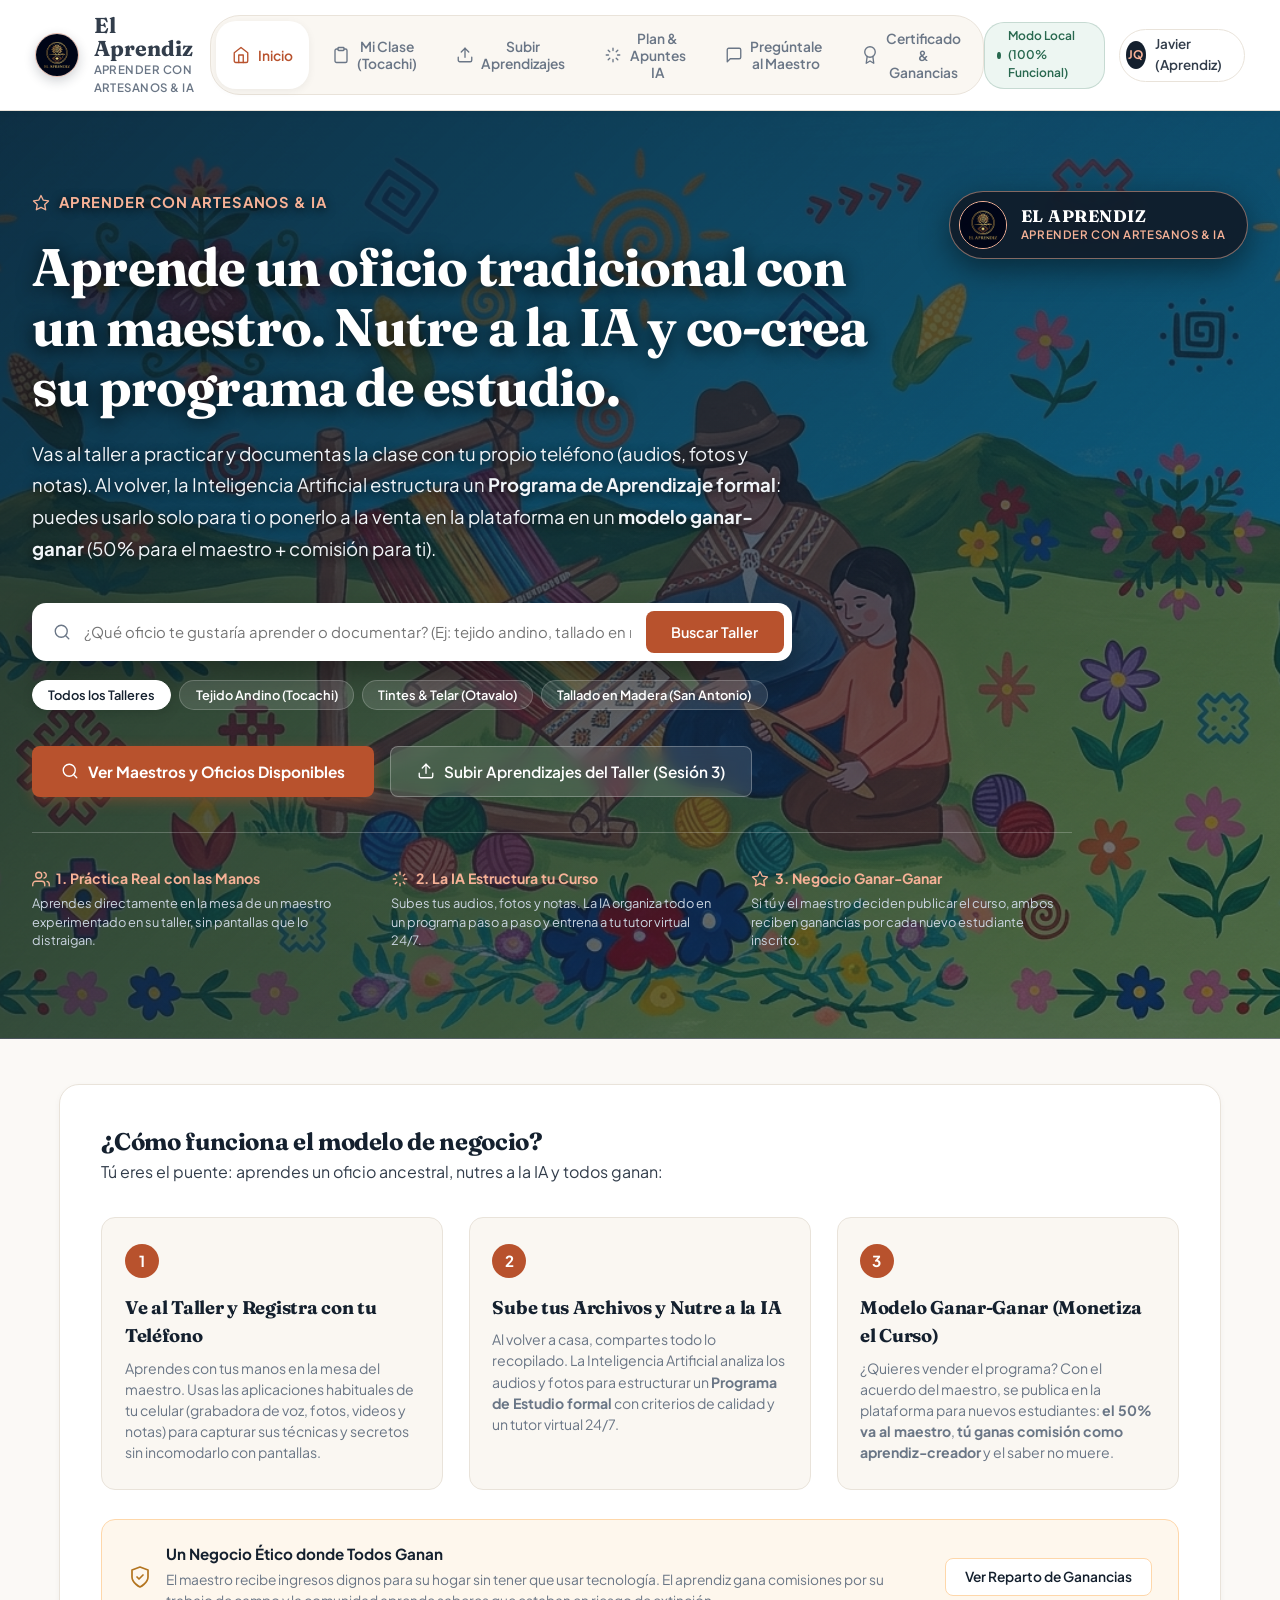
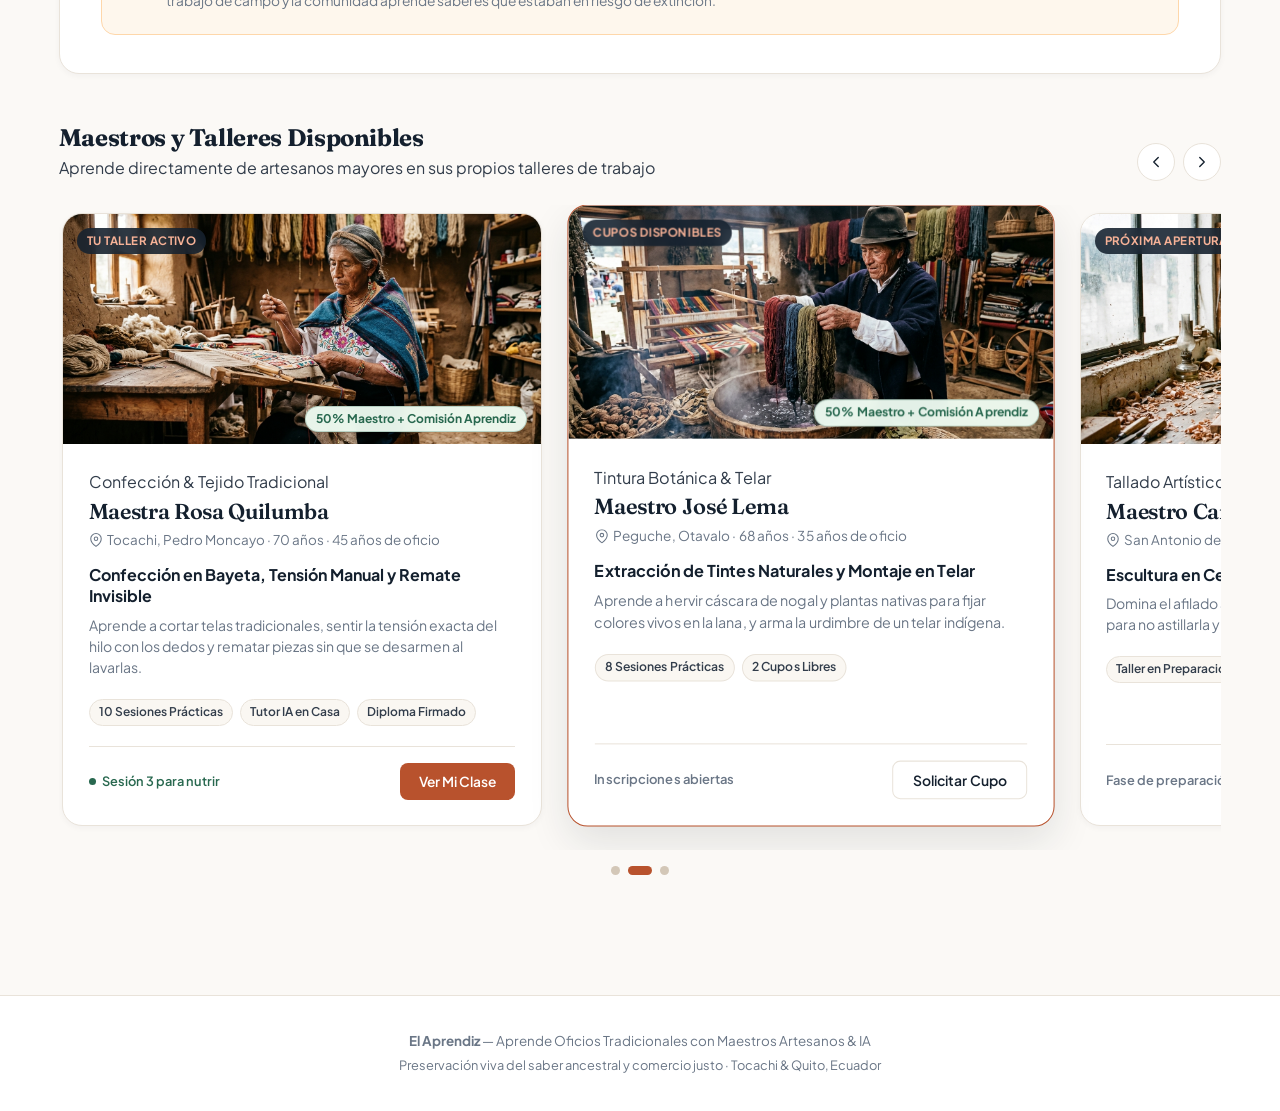
<file: index.html>
<!DOCTYPE html>
<html lang="es">
<head>
  <meta charset="UTF-8">
  <meta name="viewport" content="width=device-width, initial-scale=1.0">
  <title>El Aprendiz — Aprende Oficios Tradicionales con Maestros Artesanos & IA</title>
  
  <!-- Tipografía Editorial y de Alta Legibilidad -->
  <link rel="preconnect" href="https://fonts.googleapis.com">
  <link rel="preconnect" href="https://fonts.gstatic.com" crossorigin>
  <link href="https://fonts.googleapis.com/css2?family=Fraunces:ital,opsz,wght@0,9..144,400;0,9..144,500;0,9..144,600;0,9..144,700;1,9..144,400&family=Plus+Jakarta+Sans:wght@300;400;500;600;700&display=swap" rel="stylesheet">

  <link rel="stylesheet" href="styles.css">
</head>
<body>

  <!-- ==================================================== -->
  <!-- BARRA DE NAVEGACIÓN SUPERIOR CON LOGO OFICIAL        -->
  <!-- ==================================================== -->
  <header class="navbar">
    <a href="#" class="nav-brand" onclick="switchTab('home')">
      <!-- LOGO OFICIAL "EL APRENDIZ" -->
      <div class="brand-icon" title="El Aprendiz — Sabiduría Ancestral e Inteligencia Artificial">
        <img src="assets/logo_el_aprendiz.jpg" alt="Logo Oficial El Aprendiz" class="brand-logo-img">
      </div>
      <div>
        <div class="brand-title">El Aprendiz</div>
        <div class="brand-subtitle">Aprender con Artesanos & IA</div>
      </div>
    </a>

    <!-- Pestañas Claras, Intuitivas y Directas -->
    <nav class="nav-tabs">
      <button class="nav-btn active" id="tab-home" onclick="switchTab('home')">
        <svg class="icon" viewBox="0 0 24 24"><path d="M3 9l9-7 9 7v11a2 2 0 0 1-2 2H5a2 2 0 0 1-2-2z"/><polyline points="9 22 9 12 15 12 15 22"/></svg>
        Inicio
      </button>
      <button class="nav-btn" id="tab-plan" onclick="switchTab('plan')">
        <svg class="icon" viewBox="0 0 24 24"><path d="M16 4h2a2 2 0 0 1 2 2v14a2 2 0 0 1-2 2H6a2 2 0 0 1-2-2V6a2 2 0 0 1 2-2h2"/><rect x="8" y="2" width="8" height="4" rx="1" ry="1"/></svg>
        Mi Clase (Tocachi)
      </button>
      <button class="nav-btn" id="tab-workshop" onclick="switchTab('workshop')">
        <svg class="icon" viewBox="0 0 24 24"><path d="M21 15v4a2 2 0 0 1-2 2H5a2 2 0 0 1-2-2v-4"/><polyline points="17 8 12 3 7 8"/><line x1="12" y1="3" x2="12" y2="15"/></svg>
        Subir Aprendizajes
      </button>
      <button class="nav-btn" id="tab-synthesis" onclick="switchTab('synthesis')">
        <svg class="icon" viewBox="0 0 24 24"><path d="M12 3v3m0 12v3M3 12h3m12 0h3m-2.6-6.4l-2.1 2.1m-8.6 8.6l-2.1 2.1m0-12.8l2.1 2.1m8.6 8.6l2.1 2.1"/></svg>
        Plan & Apuntes IA
      </button>
      <button class="nav-btn" id="tab-mentor" onclick="switchTab('mentor')">
        <svg class="icon" viewBox="0 0 24 24"><path d="M21 15a2 2 0 0 1-2 2H7l-4 4V5a2 2 0 0 1 2-2h14a2 2 0 0 1 2 2z"/></svg>
        Pregúntale al Maestro
      </button>
      <button class="nav-btn" id="tab-credential" onclick="switchTab('credential')">
        <svg class="icon" viewBox="0 0 24 24"><circle cx="12" cy="8" r="7"/><polyline points="8.21 13.89 7 23 12 20 17 23 15.79 13.88"/></svg>
        Certificado & Ganancias
      </button>
    </nav>

    <div class="nav-actions">
      <div class="status-pill">
        <div class="pulse-dot"></div>
        <span>Modo Local (100% Funcional)</span>
      </div>
      <div class="user-pill">
        <div class="user-avatar">JQ</div>
        <span>Javier (Aprendiz)</span>
      </div>
    </div>
  </header>

  <!-- ==================================================== -->
  <!-- CONTENEDOR PRINCIPAL DE PANTALLAS                    -->
  <!-- ==================================================== -->
  <main class="main-content">

    <!-- ==================================================== -->
    <!-- PANTALLA 1: INICIO (NEGOCIO CLARO Y GANAR-GANAR)    -->
    <!-- ==================================================== -->
    <section class="view-panel active" id="view-home">
      
      <!-- HERO A PANTALLA COMPLETA (EDGE-TO-EDGE, SIN RECTÁNGULOS) -->
      <div class="hero-banner">
        <div class="hero-inner">
          <!-- Insignia de Identidad Cultural en la esquina del Hero -->
          <div class="hero-corner-badge" title="Identidad Cultural: El Aprendiz">
            <img src="assets/logo_el_aprendiz.jpg" alt="Emblema El Aprendiz" class="hero-corner-logo-img">
            <div class="corner-brand-info">
              <span class="corner-brand-title">EL APRENDIZ</span>
              <span class="corner-brand-sub">Aprender con Artesanos & IA</span>
            </div>
          </div>

          <div class="hero-tagline">
            <svg class="icon" viewBox="0 0 24 24"><polygon points="12 2 15.09 8.26 22 9.27 17 14.14 18.18 21.02 12 17.77 5.82 21.02 7 14.14 2 9.27 8.91 8.26 12 2"/></svg>
            Aprender con Artesanos & IA
          </div>

          <h1 class="hero-title">Aprende un oficio tradicional con un maestro. Nutre a la IA y co-crea su programa de estudio.</h1>
          <p class="hero-desc">
            Vas al taller a practicar y documentas la clase con tu propio teléfono (audios, fotos y notas). Al volver, la Inteligencia Artificial estructura un <strong>Programa de Aprendizaje formal</strong>: puedes usarlo solo para ti o ponerlo a la venta en la plataforma en un <strong>modelo ganar-ganar</strong> (50% para el maestro + comisión para ti).
          </p>

          <!-- BUSCADOR DIRECTO DENTRO DEL HERO -->
          <div class="hero-search-wrapper" style="margin-bottom: 2.2rem;">
            <div class="hero-search-box">
              <div class="search-input-wrapper">
                <svg class="icon" viewBox="0 0 24 24"><circle cx="11" cy="11" r="8"/><line x1="21" y1="21" x2="16.65" y2="16.65"/></svg>
                <input type="text" id="trade-search-input" class="search-input" placeholder="¿Qué oficio te gustaría aprender o documentar? (Ej: tejido andino, tallado en madera, tintes)..." onkeypress="if(event.key === 'Enter') searchTrade()">
              </div>
              <button class="btn-search" onclick="searchTrade()">
                <span>Buscar Taller</span>
              </button>
            </div>

            <!-- Filtros Rápidos -->
            <div class="trade-filter-bar">
              <button class="filter-pill active" onclick="filterTrade('todos', this)">Todos los Talleres</button>
              <button class="filter-pill" onclick="filterTrade('textil', this)">Tejido Andino (Tocachi)</button>
              <button class="filter-pill" onclick="filterTrade('telar', this)">Tintes & Telar (Otavalo)</button>
              <button class="filter-pill" onclick="filterTrade('madera', this)">Tallado en Madera (San Antonio)</button>
            </div>

            <!-- Caja de Recomendación IA -->
            <div class="match-result-box" id="match-box" style="display: none;">
              <div class="match-icon-badge">
                <svg class="icon icon-lg" viewBox="0 0 24 24"><polygon points="12 2 15.09 8.26 22 9.27 17 14.14 18.18 21.02 12 17.77 5.82 21.02 7 14.14 2 9.27 8.91 8.26 12 2"/></svg>
              </div>
              <div>
                <strong style="color: var(--secondary); font-size: 0.95rem;" id="match-title">Taller Recomendado:</strong>
                <p style="font-size: 0.88rem; color: #334155; margin-top: 4px;" id="match-desc">
                  Buscando talleres y maestros disponibles...
                </p>
              </div>
            </div>
          </div>

          <!-- LLAMADOS A LA ACCIÓN CLAROS -->
          <div class="hero-cta-group">
            <button class="btn-hero-primary" onclick="scrollToMentors()">
              <svg class="icon" viewBox="0 0 24 24"><circle cx="11" cy="11" r="8"/><line x1="21" y1="21" x2="16.65" y2="16.65"/></svg>
              <span>Ver Maestros y Oficios Disponibles</span>
            </button>
            <button class="btn-hero-secondary" onclick="switchTab('workshop')">
              <svg class="icon" viewBox="0 0 24 24"><path d="M21 15v4a2 2 0 0 1-2 2H5a2 2 0 0 1-2-2v-4"/><polyline points="17 8 12 3 7 8"/><line x1="12" y1="3" x2="12" y2="15"/></svg>
              <span>Subir Aprendizajes del Taller (Sesión 3)</span>
            </button>
          </div>

          <!-- TRES BENEFICIOS DIRECTOS LIBRES (SIN CAJAS NI RECTÁNGULOS) -->
          <div class="hero-pillars-row">
            <div class="pillar-item">
              <div class="pillar-title">
                <svg class="icon" viewBox="0 0 24 24"><path d="M17 21v-2a4 4 0 0 0-4-4H5a4 4 0 0 0-4 4v2"/><circle cx="9" cy="7" r="4"/><path d="M23 21v-2a4 4 0 0 0-3-3.87"/><path d="M16 3.13a4 4 0 0 1 0 7.75"/></svg>
                1. Práctica Real con las Manos
              </div>
              <p class="pillar-desc">
                Aprendes directamente en la mesa de un maestro experimentado en su taller, sin pantallas que lo distraigan.
              </p>
            </div>

            <div class="pillar-item">
              <div class="pillar-title">
                <svg class="icon" viewBox="0 0 24 24"><path d="M12 3v3m0 12v3M3 12h3m12 0h3m-2.6-6.4l-2.1 2.1m-8.6 8.6l-2.1 2.1m0-12.8l2.1 2.1m8.6 8.6l2.1 2.1"/></svg>
                2. La IA Estructura tu Curso
              </div>
              <p class="pillar-desc">
                Subes tus audios, fotos y notas. La IA organiza todo en un programa paso a paso y entrena a tu tutor virtual 24/7.
              </p>
            </div>

            <div class="pillar-item">
              <div class="pillar-title">
                <svg class="icon" viewBox="0 0 24 24"><polygon points="12 2 15.09 8.26 22 9.27 17 14.14 18.18 21.02 12 17.77 5.82 21.02 7 14.14 2 9.27 8.91 8.26 12 2"/></svg>
                3. Negocio Ganar-Ganar
              </div>
              <p class="pillar-desc">
                Si tú y el maestro deciden publicar el curso, ambos reciben ganancias por cada nuevo estudiante inscrito.
              </p>
            </div>
          </div>
        </div>
      </div>

      <!-- CONTENEDOR CENTRADO DE CONTENIDO DE INICIO -->
      <div class="home-content-container">

      <!-- ==================================================== -->
      <!-- CÓMO FUNCIONA EL MODELO EN 3 PASOS SIMPLES           -->
      <!-- ==================================================== -->
      <div class="how-it-works-section">
        <div class="how-header">
          <h2 class="section-title font-serif">¿Cómo funciona el modelo de negocio?</h2>
          <p class="section-subtitle">Tú eres el puente: aprendes un oficio ancestral, nutres a la IA y todos ganan:</p>
        </div>

        <div class="steps-grid">
          <!-- Paso 1 -->
          <div class="step-card">
            <div>
              <div class="step-number-badge">1</div>
              <h3 class="step-title">Ve al Taller y Registra con tu Teléfono</h3>
              <p class="step-desc">
                Aprendes con tus manos en la mesa del maestro. Usas las aplicaciones habituales de tu celular (grabadora de voz, fotos, videos y notas) para capturar sus técnicas y secretos sin incomodarlo con pantallas.
              </p>
            </div>
          </div>

          <!-- Paso 2 -->
          <div class="step-card">
            <div>
              <div class="step-number-badge">2</div>
              <h3 class="step-title">Sube tus Archivos y Nutre a la IA</h3>
              <p class="step-desc">
                Al volver a casa, compartes todo lo recopilado. La Inteligencia Artificial analiza los audios y fotos para estructurar un <strong>Programa de Estudio formal</strong> con criterios de calidad y un tutor virtual 24/7.
              </p>
            </div>
          </div>

          <!-- Paso 3 -->
          <div class="step-card">
            <div>
              <div class="step-number-badge">3</div>
              <h3 class="step-title">Modelo Ganar-Ganar (Monetiza el Curso)</h3>
              <p class="step-desc">
                ¿Quieres vender el programa? Con el acuerdo del maestro, se publica en la plataforma para nuevos estudiantes: <strong>el 50% va al maestro</strong>, <strong>tú ganas comisión como aprendiz-creador</strong> y el saber no muere.
              </p>
            </div>
          </div>
        </div>

        <!-- Banner de Ganar-Ganar -->
        <div class="mutual-benefit-banner">
          <div style="display: flex; align-items: center; gap: 0.9rem;">
            <svg class="icon icon-lg" style="color: var(--accent-gold);" viewBox="0 0 24 24"><path d="M12 22s8-4 8-10V5l-8-3-8 3v7c0 6 8 10 8 10z"/><polyline points="9 12 11 14 15 10"/></svg>
            <div>
              <strong style="color: var(--text-heading); font-size: 0.95rem;">Un Negocio Ético donde Todos Ganan</strong>
              <p style="font-size: 0.86rem; color: var(--text-muted); margin-top: 2px;">
                El maestro recibe ingresos dignos para su hogar sin tener que usar tecnología. El aprendiz gana comisiones por su trabajo de campo y la comunidad aprende saberes que estaban en riesgo de extinción.
              </p>
            </div>
          </div>
          <button class="btn-action" style="background: white; border: 1px solid #fed7aa; color: var(--text-heading); white-space: nowrap;" onclick="switchTab('credential')">
            Ver Reparto de Ganancias
          </button>
        </div>
      </div>

      <!-- ==================================================== -->
      <!-- CARRUSEL HORIZONTAL DE MAESTROS Y TALLERES          -->
      <!-- ==================================================== -->
      <div class="carousel-section" id="mentors-carousel-section">
        <div class="carousel-nav-wrap">
          <div>
            <h2 class="section-title font-serif">Maestros y Talleres Disponibles</h2>
            <p class="section-subtitle">Aprende directamente de artesanos mayores en sus propios talleres de trabajo</p>
          </div>
          <div class="carousel-controls">
            <button class="carousel-btn" onclick="scrollCarousel(-1)" title="Anterior">
              <svg class="icon" viewBox="0 0 24 24"><polyline points="15 18 9 12 15 6"/></svg>
            </button>
            <button class="carousel-btn" onclick="scrollCarousel(1)" title="Siguiente">
              <svg class="icon" viewBox="0 0 24 24"><polyline points="9 18 15 12 9 6"/></svg>
            </button>
          </div>
        </div>

        <!-- Contenedor del Carrusel Horizontal con Portadas 16:9 -->
        <div class="carousel-track-container" id="carousel-container">
          <div class="carousel-track">
            
            <!-- TARJETA 1: Maestra Rosa Quilumba (Tocachi) -->
            <div class="carousel-card active-focus" data-trade="textil">
              <div class="card-cover-wrapper">
                <img src="assets/maestra_rosa.jpg" alt="Maestra Rosa Quilumba tejiendo en Tocachi" class="card-cover-img">
                <span class="card-cover-badge">Tu Taller Activo</span>
                <span class="card-royalty-badge">50% Maestro + Comisión Aprendiz</span>
              </div>
              <div class="card-content">
                <div>
                  <div class="badge-trade">Confección & Tejido Tradicional</div>
                  <h3 class="card-mentor-name font-serif">Maestra Rosa Quilumba</h3>
                  <div class="card-mentor-loc">
                    <svg class="icon" style="width:14px; height:14px;" viewBox="0 0 24 24"><path d="M21 10c0 7-9 13-9 13s-9-6-9-13a9 9 0 0 1 18 0z"/><circle cx="12" cy="10" r="3"/></svg>
                    Tocachi, Pedro Moncayo · 70 años · 45 años de oficio
                  </div>
                  <div class="card-program-title">Confección en Bayeta, Tensión Manual y Remate Invisible</div>
                  <p class="card-program-summary">
                    Aprende a cortar telas tradicionales, sentir la tensión exacta del hilo con los dedos y rematar piezas sin que se desarmen al lavarlas.
                  </p>
                  <div class="meta-pills-row">
                    <span class="tag-chip">10 Sesiones Prácticas</span>
                    <span class="tag-chip">Tutor IA en Casa</span>
                    <span class="tag-chip">Diploma Firmado</span>
                  </div>
                </div>
                <div class="card-action-bar">
                  <div class="status-badge">
                    <span class="status-dot"></span>
                    <span>Sesión 3 para nutrir</span>
                  </div>
                  <button class="btn-action" style="background: var(--primary);" onclick="switchTab('plan')">
                    Ver Mi Clase
                  </button>
                </div>
              </div>
            </div>

            <!-- TARJETA 2: Maestro José Lema (Otavalo) -->
            <div class="carousel-card" data-trade="telar">
              <div class="card-cover-wrapper">
                <img src="assets/maestro_jose.jpg" alt="Maestro José Lema en Otavalo" class="card-cover-img">
                <span class="card-cover-badge">Cupos Disponibles</span>
                <span class="card-royalty-badge">50% Maestro + Comisión Aprendiz</span>
              </div>
              <div class="card-content">
                <div>
                  <div class="badge-trade">Tintura Botánica & Telar</div>
                  <h3 class="card-mentor-name font-serif">Maestro José Lema</h3>
                  <div class="card-mentor-loc">
                    <svg class="icon" style="width:14px; height:14px;" viewBox="0 0 24 24"><path d="M21 10c0 7-9 13-9 13s-9-6-9-13a9 9 0 0 1 18 0z"/><circle cx="12" cy="10" r="3"/></svg>
                    Peguche, Otavalo · 68 años · 35 años de oficio
                  </div>
                  <div class="card-program-title">Extracción de Tintes Naturales y Montaje en Telar</div>
                  <p class="card-program-summary">
                    Aprende a hervir cáscara de nogal y plantas nativas para fijar colores vivos en la lana, y arma la urdimbre de un telar indígena.
                  </p>
                  <div class="meta-pills-row">
                    <span class="tag-chip">8 Sesiones Prácticas</span>
                    <span class="tag-chip">2 Cupos Libres</span>
                  </div>
                </div>
                <div class="card-action-bar">
                  <div class="status-badge" style="color: var(--text-muted);">
                    <span>Inscripciones abiertas</span>
                  </div>
                  <button class="btn-action" style="background: transparent; color: var(--text-heading); border: 1px solid var(--border-subtle);" onclick="alert('¡Solicitud enviada! Nos pondremos en contacto con la familia del Maestro José en Otavalo para coordinar tu primera visita.')">
                    Solicitar Cupo
                  </button>
                </div>
              </div>
            </div>

            <!-- TARJETA 3: Maestro Carlos Morales (San Antonio) -->
            <div class="carousel-card" data-trade="madera">
              <div class="card-cover-wrapper">
                <img src="assets/maestro_carlos.jpg" alt="Maestro Carlos Morales en San Antonio de Ibarra" class="card-cover-img">
                <span class="card-cover-badge">Próxima Apertura</span>
                <span class="card-royalty-badge">50% Maestro + Comisión Aprendiz</span>
              </div>
              <div class="card-content">
                <div>
                  <div class="badge-trade">Tallado Artístico en Madera</div>
                  <h3 class="card-mentor-name font-serif">Maestro Carlos Morales</h3>
                  <div class="card-mentor-loc">
                    <svg class="icon" style="width:14px; height:14px;" viewBox="0 0 24 24"><path d="M21 10c0 7-9 13-9 13s-9-6-9-13a9 9 0 0 1 18 0z"/><circle cx="12" cy="10" r="3"/></svg>
                    San Antonio de Ibarra · 65 años · 30 años de oficio
                  </div>
                  <div class="card-program-title">Escultura en Cedro y Afilado de Gubias a Mano</div>
                  <p class="card-program-summary">
                    Domina el afilado a la piedra, aprende a leer la veta de la madera para no astillarla y esculpe figuras tradicionales paso a paso.
                  </p>
                  <div class="meta-pills-row">
                    <span class="tag-chip">Taller en Preparación</span>
                    <span class="tag-chip">1 Aprendiz Activo</span>
                  </div>
                </div>
                <div class="card-action-bar">
                  <div class="status-badge" style="color: var(--text-muted);">
                    <span>Fase de preparación</span>
                  </div>
                  <button class="btn-action" style="background: transparent; color: var(--text-heading); border: 1px solid var(--border-subtle);" onclick="alert('Este taller está siendo preparado por un aprendiz en San Antonio. Te avisaremos cuando se abran nuevos cupos.')">
                    Avisarme al Abrir
                  </button>
                </div>
              </div>
            </div>

          </div>
        </div>

        <!-- Indicadores Dots -->
        <div class="carousel-dots">
          <div class="carousel-dot active" onclick="goToCarouselSlide(0)"></div>
          <div class="carousel-dot" onclick="goToCarouselSlide(1)"></div>
          <div class="carousel-dot" onclick="goToCarouselSlide(2)"></div>
        </div>
      </div>
    </div> <!-- Cierre de home-content-container -->
  </section>

    <!-- ==================================================== -->
    <!-- PANTALLA 2: MI CLASE (TOCACHI)                      -->
    <!-- ==================================================== -->
    <section class="view-panel" id="view-plan">
      <div class="project-header-card">
        <div class="project-mentor-meta">
          <img src="assets/maestra_rosa.jpg" alt="Rosa" class="project-mentor-avatar">
          <div>
            <div class="badge-trade">Tu Taller Activo</div>
            <h2 class="font-serif" style="font-size: 1.85rem; margin: 2px 0 4px;">Mi Clase: Confección y Tejido en Tocachi</h2>
            <p style="color: var(--text-muted); font-size: 0.9rem;">
              Maestra Rosa Quilumba (70 años) · Sesión 3 de 10 · Aprendiz: Javier Quilumba
            </p>
          </div>
        </div>
        <button class="btn-action" onclick="switchTab('workshop')" style="background: var(--primary); padding: 0.8rem 1.4rem;">
          <span>Subir lo Aprendido en el Taller de Hoy</span>
          <svg class="icon" viewBox="0 0 24 24"><path d="M21 15v4a2 2 0 0 1-2 2H5a2 2 0 0 1-2-2v-4"/><polyline points="17 8 12 3 7 8"/><line x1="12" y1="3" x2="12" y2="15"/></svg>
        </button>
      </div>

      <!-- RESPETO Y ACUERDO CON LA FAMILIA DEL MAESTRO -->
      <div class="consent-banner">
        <div>
          <strong style="color: var(--accent-sage); font-size: 0.95rem; display: flex; align-items: center; gap: 0.4rem;">
            <svg class="icon" viewBox="0 0 24 24"><path d="M12 22s8-4 8-10V5l-8-3-8 3v7c0 6 8 10 8 10z"/><polyline points="9 12 11 14 15 10"/></svg>
            Taller Autorizado y Protegido con la Familia
          </strong>
          <p style="font-size: 0.84rem; color: var(--text-muted); margin-top: 2px;">
            La familia de la Maestra Rosa autorizó este espacio de aprendizaje. Ella solo enseña con sus manos; tú te encargas de documentar con tu teléfono y la plataforma garantiza el reparto ético.
          </p>
          <div class="consent-layers-list">
            <div class="consent-layer-item">
              <svg class="icon" style="color: var(--accent-sage);" viewBox="0 0 24 24"><polyline points="20 6 9 17 4 12"/></svg>
              <span>1. Permiso familiar firmado</span>
            </div>
            <div class="consent-layer-item">
              <svg class="icon" style="color: var(--accent-sage);" viewBox="0 0 24 24"><polyline points="20 6 9 17 4 12"/></svg>
              <span>2. Acompañada por su hija</span>
            </div>
            <div class="consent-layer-item">
              <svg class="icon" style="color: var(--accent-sage);" viewBox="0 0 24 24"><polyline points="20 6 9 17 4 12"/></svg>
              <span>3. Cero pantallas para la maestra</span>
            </div>
            <div class="consent-layer-item">
              <svg class="icon" style="color: var(--accent-sage);" viewBox="0 0 24 24"><polyline points="20 6 9 17 4 12"/></svg>
              <span>4. 50% de ganancias para su hogar</span>
            </div>
          </div>
        </div>
        <button class="btn-action" style="background: white; color: var(--text-heading); border: 1px solid var(--border-subtle);" onclick="alert('Acuerdo de Co-creación Ética firmado con la familia de la Maestra Rosa en Tocachi.')">
          Ver Acuerdo
        </button>
      </div>

      <!-- GUÍA DE PREGUNTAS Y MATERIALES -->
      <div class="plan-grid">
        <div class="pauta-card">
          <div style="display: flex; justify-content: space-between; align-items: center; margin-bottom: 1.2rem;">
            <h3 class="font-serif" style="font-size: 1.35rem;">Guía de Preguntas para Grabar con tu Teléfono</h3>
            <span class="tag-chip" style="background: var(--primary-subtle); color: var(--primary); font-weight:700;">Sesión 3 · Tensión y Remate</span>
          </div>
          <p style="color: var(--text-muted); font-size: 0.9rem; margin-bottom: 1.5rem;">
            Preguntas técnicas clave para hacerle a la maestra mientras grabas el audio o tomas fotos con tu celular:
          </p>

          <div class="pauta-step">
            <div class="pauta-step-num">Paso 1 · Probar la Tela</div>
            <strong>¿Cómo sentir la fibra antes de cortar?</strong>
            <p style="font-size: 0.88rem; color: var(--text-muted); margin-top: 4px;">
              «Pregúntale a la maestra cómo prueba con los dedos el sentido del hilo para que la prenda no se deforme con el uso. Graba su explicación.»
            </p>
          </div>

          <div class="pauta-step">
            <div class="pauta-step-num">Paso 2 · Medir la Tensión</div>
            <strong>¿Cómo saber si el hilo está muy apretado?</strong>
            <p style="font-size: 0.88rem; color: var(--text-muted); margin-top: 4px;">
              «Toma una foto de cerca a sus manos mientras te muestra qué siente en los dedos antes de que la puntada empiece a arrugar la tela.»
            </p>
          </div>

          <div class="pauta-step">
            <div class="pauta-step-num">Paso 3 · El Remate Invisible</div>
            <strong>¿Cuál es el truco para que nunca se desate?</strong>
            <p style="font-size: 0.88rem; color: var(--text-muted); margin-top: 4px;">
              «Graba un video corto de 30 segundos mientras asegura el último nudo dentro de la tela y anota la anécdota de cuando era joven.»
            </p>
          </div>

          <div style="margin-top: 1.5rem; display: flex; gap: 1rem; align-items: center;">
            <button class="btn-action" style="background: var(--secondary);" onclick="alert('Guía guardada en la memoria de tu celular. Podrás revisarla en el taller aunque no tengas internet.');">
              <svg class="icon" viewBox="0 0 24 24"><path d="M21 15v4a2 2 0 0 1-2 2H5a2 2 0 0 1-2-2v-4"/><polyline points="7 10 12 15 17 10"/><line x1="12" y1="15" x2="12" y2="3"/></svg>
              <span>Guardar Guía en el Celular (Sin Conexión)</span>
            </button>
          </div>
        </div>

        <div class="checklist-card">
          <h3 class="font-serif" style="font-size: 1.25rem; margin-bottom: 0.5rem;">Qué Llevar al Taller Hoy</h3>
          <p style="font-size: 0.84rem; color: var(--text-muted); margin-bottom: 1rem;">
            Revisa tu mochila antes de salir hacia Tocachi:
          </p>

          <div class="checklist-item">
            <input type="checkbox" checked style="accent-color: var(--primary);">
            <span>Tela de lino y bayeta previamente lavadas</span>
          </div>
          <div class="checklist-item">
            <input type="checkbox" checked style="accent-color: var(--primary);">
            <span>Hebra de hilo encerado tradicional</span>
          </div>
          <div class="checklist-item">
            <input type="checkbox" checked style="accent-color: var(--primary);">
            <span>Tijeras de forja manual y agujas capoteras</span>
          </div>
          <div class="checklist-item">
            <input type="checkbox" checked style="accent-color: var(--primary);">
            <span>Celular con batería llena (cámara y grabadora de voz)</span>
          </div>
          <div class="checklist-item">
            <input type="checkbox" checked style="accent-color: var(--primary);">
            <span>Cuaderno físico para notas rápidas</span>
          </div>

          <div style="margin-top: 1.6rem; padding: 1rem; background: var(--surface-subtle); border-radius: var(--radius-sm); border: 1px solid var(--border-subtle);">
            <strong style="font-size: 0.82rem; color: var(--primary); display:block; margin-bottom: 2px;">Apoyo Mutuo en Taller:</strong>
            <p style="font-size: 0.8rem; color: var(--text-muted);">
              Hoy ayudarás a la Maestra Rosa a coser los forros de 4 bolsos que tiene pedidos para la feria de fin de semana.
            </p>
          </div>
        </div>
      </div>
    </section>

    <!-- ==================================================== -->
    <!-- PANTALLA 3: SUBIR Y NUTRIR EL PROGRAMA CON TU TALLER -->
    <!-- ==================================================== -->
    <section class="view-panel" id="view-workshop">
      
      <!-- ENCABEZADO EXPLICATIVO DEL ROL DEL APRENDIZ -->
      <div class="nutrir-header-card">
        <div style="display: flex; justify-content: space-between; align-items: flex-start; gap: 1rem; margin-bottom: 0.5rem;">
          <div class="tag-chip" style="background: var(--primary-subtle); color: var(--primary); font-weight: 700;">
            El Aprendiz es el Investigador y Co-Creador
          </div>
          <span style="font-size: 0.82rem; color: var(--text-muted);">Sesión 3 · Taller Tocachi</span>
        </div>
        <h2 class="font-serif" style="font-size: 1.85rem; margin-bottom: 0.6rem;">Nutre a la IA con lo que Aprendiste en el Taller</h2>
        <p style="color: var(--text-body); font-size: 0.95rem; max-width: 820px; line-height: 1.6;">
          En el taller no te distraes con páginas web: trabajas con tus manos y grabas con las aplicaciones habituales de tu teléfono (grabadora de voz, cámara y notas). Al regresar a tu computadora, <strong>comparte aquí todo tu material</strong>. La Inteligencia Artificial lo analizará para estructurar un <strong>Plan de Estudio profesional</strong> y entrenar a tu tutor virtual 24/7.
        </p>
      </div>

      <!-- ZONA DE CARGA MULTIFORMATO (3 COLUMNAS) -->
      <div class="upload-grid">
        
        <!-- Módulo 1: Audios de la Clase -->
        <div class="upload-card">
          <div>
            <div class="upload-card-header">
              <div class="upload-icon-badge">
                <svg class="icon icon-lg" viewBox="0 0 24 24"><path d="M12 1a3 3 0 0 0-3 3v8a3 3 0 0 0 6 0V4a3 3 0 0 0-3-3z"/><path d="M19 10v2a7 7 0 0 1-14 0v-2"/><line x1="12" y1="19" x2="12" y2="23"/><line x1="8" y1="23" x2="16" y2="23"/></svg>
              </div>
              <div>
                <strong style="font-size: 1rem; color: var(--text-heading);">1. Audios de la Clase</strong>
                <p style="font-size: 0.78rem; color: var(--text-muted);">Grabados con la app de voz de tu celular</p>
              </div>
            </div>

            <div class="uploaded-file-item">
              <div style="display: flex; align-items: center; gap: 0.6rem;">
                <svg class="icon" style="color: var(--primary);" viewBox="0 0 24 24"><polygon points="5 3 19 12 5 21 5 3"/></svg>
                <div>
                  <strong style="font-size: 0.85rem; display:block;">sesion3_rosa_tocachi.m4a</strong>
                  <span style="font-size: 0.75rem; color: var(--text-muted);">24 min · 18.4 MB</span>
                </div>
              </div>
              <span class="file-status-tag">Listo</span>
            </div>
          </div>

          <button class="btn-upload-more" onclick="alert('Selecciona más audios de tu teléfono o computadora para agregarlos a la sesión.')">
            <svg class="icon" viewBox="0 0 24 24"><line x1="12" y1="5" x2="12" y2="19"/><line x1="5" y1="12" x2="19" y2="12"/></svg>
            <span>Subir otra grabación</span>
          </button>
        </div>

        <!-- Módulo 2: Fotos y Videos de la Técnica -->
        <div class="upload-card">
          <div>
            <div class="upload-card-header">
              <div class="upload-icon-badge">
                <svg class="icon icon-lg" viewBox="0 0 24 24"><path d="M23 19a2 2 0 0 1-2 2H3a2 2 0 0 1-2-2V8a2 2 0 0 1 2-2h4l2-3h6l2 3h4a2 2 0 0 1 2 2z"/><circle cx="12" cy="13" r="4"/></svg>
              </div>
              <div>
                <strong style="font-size: 1rem; color: var(--text-heading);">2. Fotos y Videos</strong>
                <p style="font-size: 0.78rem; color: var(--text-muted);">Manos, posturas, nudos y fibras</p>
              </div>
            </div>

            <div class="uploaded-file-item">
              <div>
                <strong style="font-size: 0.85rem; display:block;">8 fotos + 1 video demostrativo</strong>
                <span style="font-size: 0.75rem; color: var(--text-muted);">Capturados en el taller de Tocachi</span>
              </div>
              <span class="file-status-tag">Listas</span>
            </div>

            <!-- Miniaturas reales -->
            <div class="photo-thumbnails-row">
              <img src="assets/maestra_rosa.jpg" alt="Puntada" class="photo-thumb">
              <img src="assets/maestra_rosa.jpg" alt="Tensión" class="photo-thumb" style="filter: brightness(0.9) contrast(1.1);">
              <img src="assets/maestra_rosa.jpg" alt="Remate" class="photo-thumb" style="filter: sepia(0.2);">
            </div>
          </div>

          <button class="btn-upload-more" onclick="alert('Selecciona fotos o videos adicionales tomados durante la clase.')">
            <svg class="icon" viewBox="0 0 24 24"><line x1="12" y1="5" x2="12" y2="19"/><line x1="5" y1="12" x2="19" y2="12"/></svg>
            <span>Subir más fotos o videos</span>
          </button>
        </div>

        <!-- Módulo 3: Notas de Campo del Aprendiz -->
        <div class="upload-card">
          <div>
            <div class="upload-card-header">
              <div class="upload-icon-badge">
                <svg class="icon icon-lg" viewBox="0 0 24 24"><path d="M14 2H6a2 2 0 0 0-2 2v16a2 2 0 0 0 2 2h12a2 2 0 0 0 2-2V8z"/><polyline points="14 2 14 8 20 8"/><line x1="16" y1="13" x2="8" y2="13"/><line x1="16" y1="17" x2="8" y2="17"/><polyline points="10 9 9 9 8 9"/></svg>
              </div>
              <div>
                <strong style="font-size: 1rem; color: var(--text-heading);">3. Tus Notas de Campo</strong>
                <p style="font-size: 0.78rem; color: var(--text-muted);">Tus observaciones y anécdotas</p>
              </div>
            </div>

            <textarea class="note-input" id="field-notes-text">Apunte de campo en Tocachi: La Maestra Rosa usa hebra doble encerada para que resista la humedad. Pasa la yema del pulgar para verificar la tensión de la puntada: debe sentirse como cuerda afinada...</textarea>
          </div>

          <button class="btn-upload-more" onclick="alert('También puedes subir fotos de las páginas de tu cuaderno escrito a mano para que la IA extraiga el texto.');">
            <svg class="icon" viewBox="0 0 24 24"><circle cx="12" cy="12" r="10"/><line x1="12" y1="8" x2="12" y2="16"/><line x1="8" y1="12" x2="16" y2="12"/></svg>
            <span>Subir foto de libreta a mano</span>
          </button>
        </div>

      </div>

      <!-- ==================================================== -->
      <!-- SELECTOR DE MODELO DE NEGOCIO (GANAR-GANAR)          -->
      <!-- ==================================================== -->
      <div class="business-model-card">
        <div style="display: flex; justify-content: space-between; align-items: flex-start; gap: 1rem;">
          <div>
            <div class="tag-chip" style="background: var(--accent-gold-subtle); color: var(--accent-gold); font-weight:700;">
              Acuerdo de Destino & Consentimiento del Mentor
            </div>
            <h3 class="font-serif" style="font-size: 1.35rem; margin-top: 4px;">¿Qué deseas hacer con el programa que estás creando?</h3>
            <p style="font-size: 0.9rem; color: var(--text-muted);">
              Todo depende del nivel de permiso acordado con la Maestra Rosa y su familia:
            </p>
          </div>
        </div>

        <div class="business-options-grid">
          
          <!-- Opción 1: Privado -->
          <div class="business-option" id="opt-personal" onclick="selectBusinessOption('personal')">
            <div>
              <strong style="font-size: 1.05rem; color: var(--text-heading); display: block; margin-bottom: 4px;">
                Solo para mi estudio personal (Privado)
              </strong>
              <p style="font-size: 0.86rem; color: var(--text-muted); line-height: 1.5;">
                Tienes el consentimiento básico de la maestra para grabar la clase. La IA estructurará tu plan de estudio y tu tutor virtual únicamente para tu práctica individual. Nadie más verá este contenido.
              </p>
            </div>
            <div style="margin-top: 1rem; font-size: 0.8rem; color: var(--text-muted);">
              ✓ Permiso de grabación en taller concedido
            </div>
          </div>

          <!-- Opción 2: Ganar-Ganar (Recomendado) -->
          <div class="business-option selected" id="opt-vender" onclick="selectBusinessOption('vender')">
            <span class="business-option-kicker">Recomendado · Ganar-Ganar</span>
            <div>
              <strong style="font-size: 1.05rem; color: var(--primary); display: block; margin-bottom: 4px;">
                Publicar y Poner a la Venta el Programa
              </strong>
              <p style="font-size: 0.86rem; color: var(--text-body); line-height: 1.5;">
                Acuerdo de co-creación firmado con la familia de la maestra. El programa estructurado se publicará en la plataforma para que otros jóvenes puedan aprender este oficio tradicional.
              </p>
            </div>

            <!-- Desglose de Reparto -->
            <div class="revenue-split-row">
              <div class="split-pill">
                <strong>50%</strong>
                <span>Para la Maestra Rosa</span>
              </div>
              <div class="split-pill">
                <strong>Comisión</strong>
                <span>Para ti (Aprendiz-Autor)</span>
              </div>
              <div class="split-pill">
                <strong>Servicio</strong>
                <span>Plataforma & IA</span>
              </div>
            </div>
          </div>

        </div>
      </div>

      <!-- ==================================================== -->
      <!-- BANNER DE ACCIÓN: PROCESAR CON IA                    -->
      <!-- ==================================================== -->
      <div class="process-cta-banner">
        <div>
          <strong style="font-size: 1.15rem; display: block; margin-bottom: 4px;">
            ¿Listo para estructurar el Programa de Aprendizaje?
          </strong>
          <p style="font-size: 0.88rem; color: #cbd5e1;">
            La IA analizará el audio de 24 min, transcribirá los testimonios, etiquetará las 8 fotos y preparará tus notas de estudio.
          </p>
        </div>
        <button class="btn-process-ai" onclick="processSessionWithAI()">
          <svg class="icon" viewBox="0 0 24 24"><polygon points="12 2 15.09 8.26 22 9.27 17 14.14 18.18 21.02 12 17.77 5.82 21.02 7 14.14 2 9.27 8.91 8.26 12 2"/></svg>
          <span>Estructurar Programa con IA</span>
        </button>
      </div>

      <!-- Indicador dinámico de procesamiento -->
      <div class="processing-indicator" id="processing-box">
        <strong id="process-status-text" style="font-size: 0.95rem;">
          Iniciando procesamiento con Inteligencia Artificial...
        </strong>
        <div class="progress-bar-wrap">
          <div class="progress-bar-fill" id="process-bar"></div>
        </div>
      </div>

    </section>

    <!-- ==================================================== -->
    <!-- PANTALLA 4: PLAN & APUNTES ESTRUCTURADOS CON IA     -->
    <!-- ==================================================== -->
    <section class="view-panel" id="view-synthesis">
      <div class="section-header">
        <div>
          <div class="tag-chip" style="background: #eff6ff; color: #1d4ed8; border-color: #bfdbfe; margin-bottom: 4px;">
            Generado con IA a partir de tus Audios, Fotos y Notas
          </div>
          <h2 class="section-title font-serif">Programa de Aprendizaje: Sesión 3 Estructurada</h2>
          <p class="section-subtitle">Procesado: 24 min de audio grabados en Tocachi + 8 fotografías de taller + apuntes de campo</p>
        </div>
        <button class="btn-action" onclick="switchTab('mentor')">
          <span>Hacerle una Pregunta al Tutor Inteligente</span>
          <svg class="icon" viewBox="0 0 24 24"><line x1="5" y1="12" x2="19" y2="12"/><polyline points="12 5 19 12 12 19"/></svg>
        </button>
      </div>

      <div class="synthesis-card">
        <div style="display: flex; justify-content: space-between; align-items: center; margin-bottom: 1rem;">
          <span style="font-weight: 700; color: var(--text-heading); font-size: 1.05rem;">
            Módulo Formativo Creado por el Aprendiz & la IA:
          </span>
          <span class="tag-chip" style="background: var(--accent-sage-subtle); color: var(--accent-sage); font-weight:700;">
            Aprobado para Venta (Ganar-Ganar)
          </span>
        </div>

        <div class="criterion-card">
          <div class="quote-badge">
            <svg class="icon" viewBox="0 0 24 24"><polygon points="12 2 15.09 8.26 22 9.27 17 14.14 18.18 21.02 12 17.77 5.82 21.02 7 14.14 2 9.27 8.91 8.26 12 2"/></svg>
            Los Secretos de la Maestra Rosa Quilumba
          </div>
          <h3 class="font-serif" style="color: var(--primary); font-size: 1.35rem; margin-bottom: 0.5rem;">
            Cómo Saber si la Tensión de la Puntada es Perfecta
          </h3>

          <div class="criterion-grid">
            <div class="crit-item">
              <strong>1. Qué Mirar:</strong>
              Que las puntadas vayan rectas y paralelas, y que la tela no forme arrugas ni pliegues a los costados al jalarla suavemente.
            </div>
            <div class="crit-item">
              <strong>2. Cómo Comprobarlo:</strong>
              Pasa la yema de tu pulgar sobre la costura: debe sentirse un relieve firme, como una cuerda de guitarra afinada.
            </div>
            <div class="crit-item">
              <strong>3. Qué Evitar:</strong>
              Nunca jales el hilo con demasiada fuerza. Si la tela se levanta, desbarata esa puntada de inmediato antes de seguir.
            </div>
            <div class="crit-item">
              <strong>4. El Consejo de la Maestra:</strong>
              «A los 20 años entregué un poncho que al lavarse se encogió en los bordes porque no pre-lavé la tela. Por eso, toda tela se trabaja húmeda.»
            </div>
          </div>
        </div>

        <!-- EVALUACIÓN Y SUGERENCIA PARA EL ESTUDIANTE -->
        <div style="margin-top: 1.8rem; background: var(--surface-subtle); padding: 1.4rem; border-radius: var(--radius-sm); border: 1px solid var(--border-subtle);">
          <strong style="color: var(--text-heading); font-size: 0.95rem; display: flex; align-items: center; gap: 0.4rem;">
            <svg class="icon" style="color: var(--primary);" viewBox="0 0 24 24"><path d="M12 20h9"/><path d="M16.5 3.5a2.121 2.121 0 0 1 3 3L7 19l-4 1 1-4L16.5 3.5z"/></svg>
            Sugerencia de la IA para tu Próxima Clase:
          </strong>
          <p style="font-size: 0.88rem; color: var(--text-body); margin-top: 6px; line-height: 1.55;">
            «Javier: hiciste muy buenas preguntas sobre cómo tensar el hilo y rematar el bolso. Sin embargo, olvidaste preguntarle qué tipo de cera usa para proteger el hilo del agua. Ya lo dejamos anotado como pregunta automática para tu clase del próximo martes.»
          </p>
        </div>
      </div>
    </section>

    <!-- ==================================================== -->
    <!-- PANTALLA 5: PREGÚNTALE AL MAESTRO (TUTOR IA 24/7)   -->
    <!-- ==================================================== -->
    <section class="view-panel" id="view-mentor">
      <div class="chat-container">
        <div class="chat-header">
          <div class="chat-mentor-profile">
            <img src="assets/maestra_rosa.jpg" alt="Rosa" class="chat-mentor-avatar">
            <div>
              <h4 class="font-serif" style="font-size: 1.15rem;">Pregúntale a tu Maestra en Casa</h4>
              <span style="font-size: 0.76rem; color: var(--accent-sage); font-weight: 600; display:flex; align-items:center; gap:4px;">
                <span class="status-dot"></span>
                Tutor inteligente entrenado con los audios y fotos de la Maestra Rosa en Tocachi
              </span>
            </div>
          </div>
          <span class="tag-chip" style="background: #eff6ff; color: #1d4ed8; border-color: #bfdbfe;">
            No Inventa Respuestas
          </span>
        </div>

        <div class="chat-messages" id="chat-messages">
          <div class="chat-bubble bubble-bot">
            ¡Hola Javier! Estoy aquí mientras practicas solo en tu casa. Si tienes dudas sobre cómo coser, tensar o rematar tu pieza, escríbeme. Te responderé con las palabras, normas y fotos exactas que la Maestra Rosa nos enseñó en su taller de Tocachi.
          </div>

          <div class="chat-bubble bubble-user">
            ¿Cómo sé si la tensión de mi puntada en el bolso está bien o si me va a arrugar la tela al lavarla?
          </div>

          <div class="chat-bubble bubble-bot">
            <div class="quote-badge">
              <svg class="icon" viewBox="0 0 24 24"><polygon points="12 2 15.09 8.26 22 9.27 17 14.14 18.18 21.02 12 17.77 5.82 21.02 7 14.14 2 9.27 8.91 8.26 12 2"/></svg>
              Consejo de la Maestra Rosa · Sesión 3 (Minuto 14:20)
            </div>
            <p>
              «Pasa la yema de tu pulgar sobre la costura: debe sentirse un relieve firme, como cuerda afinada, pero sin que la tela haga ondas a los costados. Si la tela se levanta, afloja un punto de inmediato; si se te hunde el dedo, la hebra está muy suelta y se deshilachará con el uso.»
            </p>
            <div class="ref-image-box">
              <img src="assets/maestra_rosa.jpg" alt="Puntada correcta" class="ref-img">
              <div class="ref-caption">Foto de referencia en taller: Tensión aprobada sobre lino tradicional.</div>
            </div>
          </div>
        </div>

        <div class="chat-input-bar">
          <input type="text" class="chat-input" id="chat-user-input" placeholder="Escribe tu duda técnica (ej: ¿cuántas puntadas de remate debo dar?)..." onkeypress="if(event.key === 'Enter') sendChatMessage()">
          <button class="btn-send" onclick="sendChatMessage()">
            <svg class="icon" viewBox="0 0 24 24"><line x1="22" y1="2" x2="11" y2="13"/><polygon points="22 2 15 22 11 13 2 9 22 2"/></svg>
          </button>
        </div>
      </div>
    </section>

    <!-- ==================================================== -->
    <!-- PANTALLA 6: CERTIFICADO & REPARTO DE GANANCIAS      -->
    <!-- ==================================================== -->
    <section class="view-panel" id="view-credential">
      <div class="credential-container">
        <!-- DIPLOMA OFICIAL DE APRENDIZAJE -->
        <div class="cert-frame">
          <div class="cert-inner-border">
            <div class="cert-header">
              <div class="cert-seal">
                <svg class="icon icon-lg" viewBox="0 0 24 24"><circle cx="12" cy="8" r="7"/><polyline points="8.21 13.89 7 23 12 20 17 23 15.79 13.88"/></svg>
              </div>
              <div class="badge-trade" style="font-size: 0.8rem;">Diploma de Aprendizaje Práctico</div>
              <h2 class="cert-title font-serif">Certificado de Aprobación en Taller</h2>
              <p style="color: var(--text-muted); font-size: 0.9rem; margin-top: 4px;">
                Avalado por el examen presencial y la firma física del Maestro Artesano
              </p>
            </div>

            <p style="font-size: 0.95rem; color: var(--text-body);">
              Por haber completado las horas prácticas en taller, nutrir el registro del saber tradicional y dominar el corte, la tensión y el remate, se otorga este certificado a:
            </p>

            <div class="cert-recipient font-serif">Javier Quilumba</div>

            <p style="font-size: 0.9rem; color: var(--text-muted); max-width: 580px; margin: 0 auto;">
              Formado directamente con la <strong>Maestra Rosa Quilumba</strong> en Tocachi, cantón Pedro Moncayo. Registro de taller verificado #TOC-2026-004.
            </p>

            <div class="cert-qr-box">
              <div style="text-align: left;">
                <strong style="color: var(--secondary); font-size: 0.92rem; display:block;">Verificación Digital</strong>
                <span style="font-size: 0.8rem; color: var(--text-muted);">Código: TOC-2026-JQ99</span>
              </div>
              <div class="qr-visual">
                <svg style="width: 78px; height: 78px; fill: #f7b297;" viewBox="0 0 24 24"><path d="M3 3h6v6H3V3zm2 2v2h2V5H5zm8-2h6v6h-6V3zm2 2v2h2V5h-2zM3 13h6v6H3v-6zm2 2v2h2v-2H5zm13-2h3v2h-3v-2zm-2 2h2v3h-2v-3zm2 3h3v3h-3v-3zm-5-3h2v2h-2v-2zm0 3h2v3h-2v-3z"/></svg>
              </div>
              <div style="text-align: right;">
                <strong style="color: var(--secondary); font-size: 0.92rem; display:block;">Firma del Maestro</strong>
                <span style="font-size: 0.8rem; color: var(--accent-sage); font-weight:600;">✓ Aprobada en Taller Físico</span>
              </div>
            </div>
          </div>
        </div>

        <!-- TRANSPARENCIA TOTAL: REPARTO GANAR-GANAR -->
        <div class="royalties-breakdown-card">
          <div style="display: flex; justify-content: space-between; align-items: center; margin-bottom: 0.5rem;">
            <h3 class="font-serif" style="font-size: 1.35rem;">Reparto Ganar-Ganar del Programa Publicado</h3>
            <span class="tag-chip tag-royalty">50% Maestro + Comisión Aprendiz</span>
          </div>
          <p style="font-size: 0.88rem; color: var(--text-muted);">
            Liquidación mensual del programa creado por Javier Quilumba con la Maestra Rosa Quilumba:
          </p>

          <table class="royalty-table">
            <thead>
              <tr>
                <th>Concepto</th>
                <th>Estudiantes</th>
                <th>Total Recaudado</th>
                <th>50% para la Maestra</th>
                <th>Comisión Aprendiz-Autor</th>
                <th>Estado de Pago</th>
              </tr>
            </thead>
            <tbody>
              <tr>
                <td><strong>Curso de Confección Andina (Taller Tocachi)</strong></td>
                <td>12 aprendices</td>
                <td>$ 360,00 USD</td>
                <td><strong style="color: var(--accent-sage);">$ 180,00 USD</strong></td>
                <td><strong style="color: var(--primary);">$ 90,00 USD</strong></td>
                <td><span class="status-badge"><span class="status-dot"></span>Transferido</span></td>
              </tr>
              <tr>
                <td><strong>Consultas Técnicas al Tutor Inteligente</strong></td>
                <td>48 consultas</td>
                <td>$ 72,00 USD</td>
                <td><strong style="color: var(--accent-sage);">$ 36,00 USD</strong></td>
                <td><strong style="color: var(--primary);">$ 18,00 USD</strong></td>
                <td><span class="status-badge"><span class="status-dot"></span>Transferido</span></td>
              </tr>
              <tr style="background: var(--surface-subtle); font-weight: bold;">
                <td colspan="3">Total Mensual Liquidado</td>
                <td style="color: var(--accent-sage); font-size: 1.05rem;">$ 216,00 USD</td>
                <td style="color: var(--primary); font-size: 1.05rem;">$ 108,00 USD</td>
                <td style="color: var(--text-heading); font-size: 0.82rem;">Pagos Acreditados</td>
              </tr>
            </tbody>
          </table>
        </div>
      </div>
    </section>

  </main>

  <!-- ==================================================== -->
  <!-- PIE DE PÁGINA                                        -->
  <!-- ==================================================== -->
  <footer>
    <p><strong>El Aprendiz</strong> — Aprende Oficios Tradicionales con Maestros Artesanos & IA</p>
    <p style="margin-top: 4px; font-size: 0.8rem; color: var(--text-muted, #718096);">
      Preservación viva del saber ancestral y comercio justo · Tocachi & Quito, Ecuador
    </p>
  </footer>

  <script src="app.js"></script>
</body>
</html>
</file>
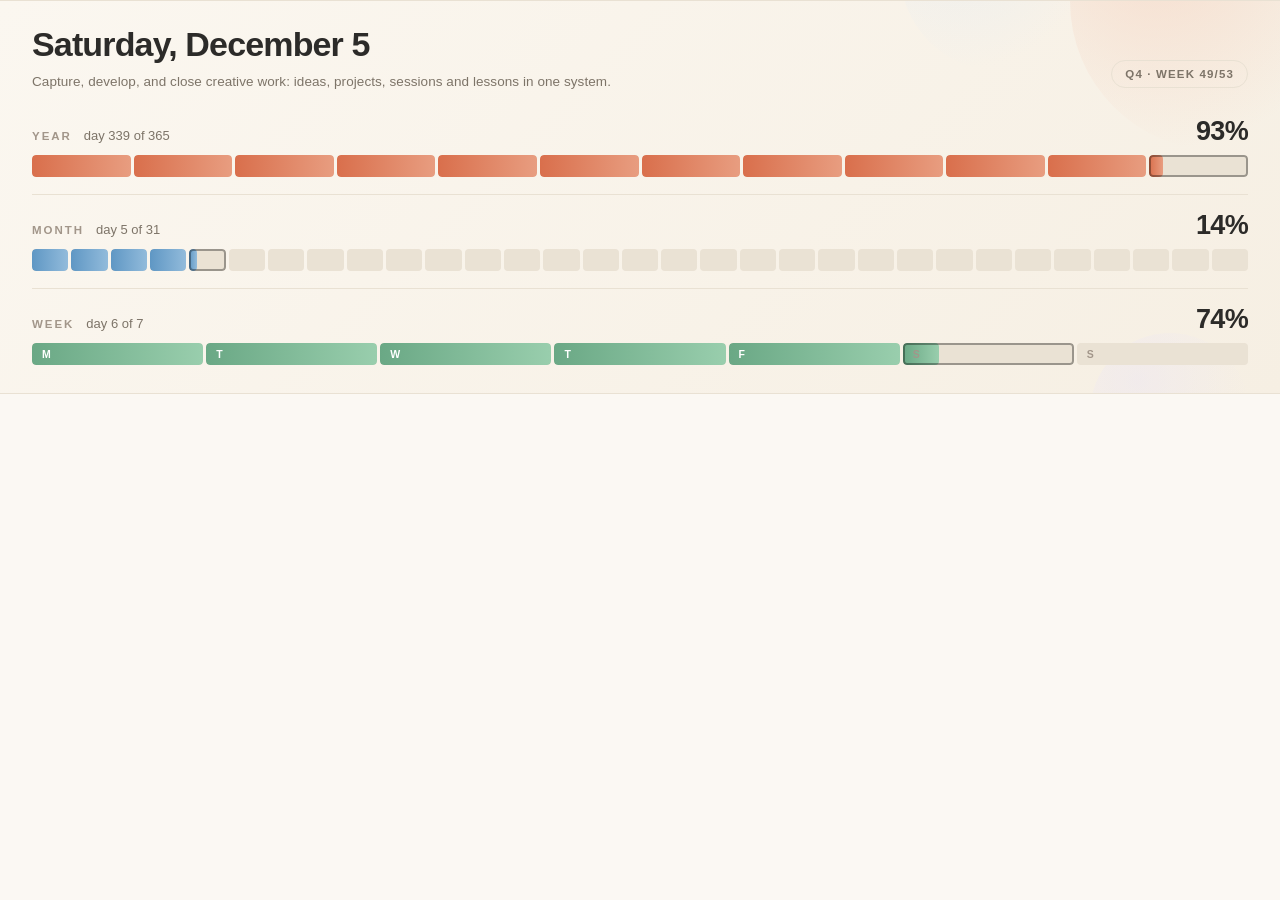
<file: assets/notion/hero.html>
<!doctype html>
<html lang="en">
<head>
<meta charset="utf-8">
<meta name="viewport" content="width=device-width, initial-scale=1">
<style>
  * { box-sizing: border-box; margin: 0; padding: 0; }
  :root {
    color-scheme: dark;
    --bg: #191919;
    --card-a: #232323;
    --card-b: #1b1b1b;
    --border: #2f2f2f;
    --text: #edeae6;
    --muted: #a09a92;
    --faint: #7d7871;
    --track: #33302b;
    --ring: rgba(255,255,255,.45);
    --g-year: linear-gradient(90deg, #d4785a, #e8a386);
    --g-month: linear-gradient(90deg, #7ea9cc, #a9cbe5);
    --g-week: linear-gradient(90deg, #86bfa0, #b3ddc4);
    --orb-a: #8a5a48; --orb-b: #3f5163; --orb-c: #4b4263;
  }
  @media (prefers-color-scheme: light) {
    :root {
      color-scheme: light;
      --bg: #fbf8f3;
      --card-a: #fbf7f0;
      --card-b: #f6efe3;
      --border: #e9e1d3;
      --text: #2c2b29;
      --muted: #7d7468;
      --faint: #a2968a;
      --track: #eae2d4;
      --ring: rgba(0,0,0,.34);
      --g-year: linear-gradient(90deg, #d96f4c, #e89d80);
      --g-month: linear-gradient(90deg, #5f97c4, #92bbdb);
      --g-week: linear-gradient(90deg, #6aa885, #99cead);
      --orb-a: #f4cdb9; --orb-b: #e0eaf4; --orb-c: #eae4f6;
    }
  }
  html, body { background: var(--bg); }
  body {
    font-family: -apple-system, BlinkMacSystemFont, "Segoe UI", Inter, Roboto, Helvetica, Arial, sans-serif;
    color: var(--text);
    -webkit-font-smoothing: antialiased;
    width: 100%;
    padding: 0;
  }
  .card {
    position: relative;
    overflow: hidden;
    width: 100%;
    background: linear-gradient(135deg, var(--card-a) 0%, var(--card-b) 100%);
    border-top: 1px solid var(--border);
    border-bottom: 1px solid var(--border);
    padding: 26px 32px 28px;
  }
  .orb { position: absolute; border-radius: 50%; pointer-events: none; }
  .orb.a { width: 300px; height: 300px; right: -90px; top: -150px; background: radial-gradient(circle at 30% 30%, var(--orb-a), transparent 70%); opacity: .55; }
  .orb.b { width: 200px; height: 200px; right: 180px; top: -130px; background: radial-gradient(circle at 30% 30%, var(--orb-b), transparent 70%); opacity: .45; }
  .orb.c { width: 160px; height: 160px; right: 30px; bottom: -100px; background: radial-gradient(circle at 30% 30%, var(--orb-c), transparent 70%); opacity: .40; }

  .top { position: relative; display: flex; align-items: flex-end; justify-content: space-between; gap: 20px; flex-wrap: wrap; }
  .dateline { font-size: 34px; font-weight: 650; letter-spacing: -.025em; line-height: 1.05; }
  .sub { font-size: 13.5px; line-height: 1.5; color: var(--muted); margin-top: 9px; letter-spacing: .005em; max-width: 780px; }
  .chip {
    font-size: 11.5px; font-weight: 650; letter-spacing: .10em; text-transform: uppercase;
    color: var(--muted); border: 1px solid var(--border); border-radius: 99px;
    padding: 7px 13px; white-space: nowrap; margin-bottom: 4px;
  }

  .lanes { position: relative; margin-top: 26px; }
  .lane + .lane { margin-top: 17px; padding-top: 17px; border-top: 1px solid var(--border); }
  .head { display: flex; align-items: baseline; gap: 12px; }
  .name { font-size: 11.5px; font-weight: 700; letter-spacing: .17em; text-transform: uppercase; color: var(--faint); }
  .meta { font-size: 13px; color: var(--muted); }
  .pct { margin-left: auto; font-size: 27px; font-weight: 650; letter-spacing: -.025em; font-variant-numeric: tabular-nums; line-height: 1; }

  .strip { display: grid; grid-auto-flow: column; grid-auto-columns: 1fr; gap: 3px; margin-top: 10px; }
  .cell { position: relative; height: 22px; border-radius: 4px; background: var(--track); overflow: hidden; }
  .cell i { display: block; height: 100%; width: 0; border-radius: 4px; background: var(--g); transition: width .9s cubic-bezier(.2,.7,.2,1); }
  .cell.now::after { content: ""; position: absolute; inset: 0; border-radius: 4px; box-shadow: inset 0 0 0 2px var(--ring); }
  .cell .lbl {
    position: absolute; left: 10px; top: 50%; transform: translateY(-50%);
    font-size: 10.5px; font-weight: 700; letter-spacing: .12em;
    color: var(--faint); z-index: 2; pointer-events: none;
  }
  .cell.on .lbl { color: #fff; }
  .lane.year  { --g: var(--g-year); }
  .lane.month { --g: var(--g-month); }
  .lane.week  { --g: var(--g-week); }

  @media (max-width: 620px) {
    .card { padding: 20px 18px 22px; }
    .dateline { font-size: 25px; }
    .pct { font-size: 21px; }
    .cell { height: 16px; border-radius: 4px; }
    .chip { display: none; }
  }
</style>
</head>
<body>
  <div class="card">
    <div class="orb a"></div><div class="orb b"></div><div class="orb c"></div>

    <div class="top">
      <div>
        <div class="dateline" id="dateline">&nbsp;</div>
        <div class="sub">Capture, develop, and close creative work: ideas, projects, sessions and lessons in one system.</div>
      </div>
      <div class="chip" id="chip">&nbsp;</div>
    </div>

    <div class="lanes">
      <section class="lane year">
        <div class="head">
          <span class="name">Year</span>
          <span class="meta" id="m-year">&nbsp;</span>
          <span class="pct" id="p-year">&nbsp;</span>
        </div>
        <div class="strip" id="s-year"></div>
      </section>

      <section class="lane month">
        <div class="head">
          <span class="name">Month</span>
          <span class="meta" id="m-month">&nbsp;</span>
          <span class="pct" id="p-month">&nbsp;</span>
        </div>
        <div class="strip" id="s-month"></div>
      </section>

      <section class="lane week">
        <div class="head">
          <span class="name">Week</span>
          <span class="meta" id="m-week">&nbsp;</span>
          <span class="pct" id="p-week">&nbsp;</span>
        </div>
        <div class="strip" id="s-week"></div>
      </section>
    </div>
  </div>

<script>
(function () {
  var MON = ['January','February','March','April','May','June','July','August','September','October','November','December'];
  var MON3 = ['Jan','Feb','Mar','Apr','May','Jun','Jul','Aug','Sep','Oct','Nov','Dec'];
  var WEEKDAY = ['Monday','Tuesday','Wednesday','Thursday','Friday','Saturday','Sunday'];

  function pct(a, b) { return b ? Math.max(0, Math.min(100, (a / b) * 100)) : 0; }

  // ISO 8601 week number: weeks start on Monday, week 1 holds the first Thursday
  // Built in UTC on purpose: local time getters shift the date in negative offsets
  function isoWeekOf(y, m, d) {
    var t = new Date(Date.UTC(y, m, d));
    var day = t.getUTCDay() || 7;
    t.setUTCDate(t.getUTCDate() + 4 - day);
    var yearStart = new Date(Date.UTC(t.getUTCFullYear(), 0, 1));
    return Math.ceil((((t - yearStart) / 86400000) + 1) / 7);
  }

  // A year has 53 ISO weeks when it starts on a Thursday, or on a Wednesday in a leap year
  function isoWeeksInYear(y) {
    return isoWeekOf(y, 11, 28);
  }

  function ensure(strip, n, labels) {
    if (strip.childElementCount === n) return;
    var frag = document.createDocumentFragment();
    for (var i = 0; i < n; i++) {
      var c = document.createElement('div');
      c.className = 'cell';
      c.appendChild(document.createElement('i'));
      if (labels) {
        var s = document.createElement('span');
        s.className = 'lbl';
        s.textContent = labels[i];
        c.appendChild(s);
      }
      frag.appendChild(c);
    }
    strip.innerHTML = '';
    strip.appendChild(frag);
  }

  function paint(strip, values, titles, nowIdx) {
    for (var i = 0; i < strip.children.length; i++) {
      var cell = strip.children[i];
      var bar = cell.firstChild;
      var w = values[i].toFixed(1) + '%';
      if (bar.style.width === '') {
        bar.style.width = '0%';
        (function (el, target) {
          requestAnimationFrame(function () { el.style.width = target; });
        })(bar, w);
      } else {
        bar.style.width = w;
      }
      cell.classList.toggle('now', i === nowIdx);
      cell.classList.toggle('on', values[i] > 50);
      if (titles && titles[i]) cell.title = titles[i];
    }
  }

  function render() {
    var now = new Date();
    var y = now.getFullYear();
    var m = now.getMonth();
    var d = now.getDate();
    var dayFrac = (now.getHours() * 60 + now.getMinutes()) / 1440;

    document.getElementById('dateline').textContent =
      now.toLocaleDateString('en-US', { weekday: 'long', month: 'long', day: 'numeric' });

    var startOfYear = new Date(y, 0, 1);
    var endOfYear = new Date(y + 1, 0, 1);
    var daysInYear = Math.round((endOfYear - startOfYear) / 86400000);
    var dayOfYear = Math.floor((now - startOfYear) / 86400000);
    var daysInMonth = new Date(y, m + 1, 0).getDate();
    var dayIdx = (now.getDay() + 6) % 7;

    var yearPct = pct(dayOfYear + dayFrac, daysInYear);
    var monthPct = pct(d - 1 + dayFrac, daysInMonth);
    var weekPct = pct(dayIdx + dayFrac, 7);

    // Year strip: one cell per month
    var yv = [], yt = [];
    for (var i = 0; i < 12; i++) {
      yv.push(i < m ? 100 : i === m ? pct(d - 1 + dayFrac, daysInMonth) : 0);
      yt.push(MON[i] + ' ' + y);
    }
    ensure(document.getElementById('s-year'), 12);
    paint(document.getElementById('s-year'), yv, yt, m);

    // Month strip: one cell per day
    var mv = [], mt = [];
    for (var j = 1; j <= daysInMonth; j++) {
      mv.push(j < d ? 100 : j === d ? dayFrac * 100 : 0);
      mt.push(MON3[m] + ' ' + j);
    }
    ensure(document.getElementById('s-month'), daysInMonth);
    paint(document.getElementById('s-month'), mv, mt, d - 1);

    // Week strip: Monday to Sunday
    var wv = [], wt = [];
    for (var k = 0; k < 7; k++) {
      wv.push(k < dayIdx ? 100 : k === dayIdx ? dayFrac * 100 : 0);
      wt.push(WEEKDAY[k]);
    }
    ensure(document.getElementById('s-week'), 7, ['M', 'T', 'W', 'T', 'F', 'S', 'S']);
    paint(document.getElementById('s-week'), wv, wt, dayIdx);

    document.getElementById('p-year').textContent = Math.round(yearPct) + '%';
    document.getElementById('p-month').textContent = Math.round(monthPct) + '%';
    document.getElementById('p-week').textContent = Math.round(weekPct) + '%';

    document.getElementById('m-year').textContent = 'day ' + (dayOfYear + 1) + ' of ' + daysInYear;
    document.getElementById('m-month').textContent = 'day ' + d + ' of ' + daysInMonth;
    document.getElementById('m-week').textContent = 'day ' + (dayIdx + 1) + ' of 7';

    var weekNo = isoWeekOf(y, m, d);
    var totalWeeks = isoWeeksInYear(y);
    var quarter = Math.floor(m / 3) + 1;
    document.getElementById('chip').textContent = 'Q' + quarter + ' · week ' + weekNo + '/' + totalWeeks;
  }

  render();
  // stays correct if the page is left open past midnight
  setInterval(render, 60000);
  window.addEventListener('focus', render);
})();
</script>
</body>
</html>
</file>
<file: styles.css>
:root {
  --primary: #b8522d;
  --primary-hover: #9c4220;
  --primary-subtle: #fbf1ec;
  --primary-border: #f0ded6;
  --secondary: #14202e;
  --secondary-light: #223245;
  --accent-sage: #28684f;
  --accent-sage-subtle: #edf6f2;
  --accent-gold: #b3741e;
  --accent-gold-subtle: #fef7ed;
  --bg-canvas: #fbf9f6;
  --surface-card: #ffffff;
  --surface-subtle: #faf7f2;
  --border-subtle: #e9e3da;
  --border-strong: #d3c7b7;
  --text-heading: #14202e;
  --text-body: #323d4b;
  --text-muted: #6a7686;
  --shadow-sm: 0 2px 6px rgba(20, 32, 46, 0.04);
  --shadow-md: 0 8px 24px rgba(20, 32, 46, 0.07);
  --shadow-lg: 0 16px 40px rgba(20, 32, 46, 0.11);
  --radius-sm: 8px;
  --radius-md: 14px;
  --radius-lg: 20px;
}

* {
  box-sizing: border-box;
  margin: 0;
  padding: 0;
}

body {
  font-family: 'Plus Jakarta Sans', -apple-system, BlinkMacSystemFont, sans-serif;
  background-color: var(--bg-canvas);
  color: var(--text-body);
  line-height: 1.55;
  min-height: 100vh;
  display: flex;
  flex-direction: column;
  -webkit-font-smoothing: antialiased;
}

h1, h2, h3, h4, .font-serif {
  font-family: 'Fraunces', Georgia, serif;
  color: var(--text-heading);
  letter-spacing: -0.015em;
}

/* Icon Helper */
.icon {
  width: 18px;
  height: 18px;
  stroke-width: 1.8;
  stroke: currentColor;
  fill: none;
  stroke-linecap: round;
  stroke-linejoin: round;
  vertical-align: middle;
  display: inline-block;
  flex-shrink: 0;
}

.icon-lg {
  width: 24px;
  height: 24px;
  stroke-width: 1.7;
}

/* Top Navbar */
.navbar {
  background: rgba(255, 255, 255, 0.96);
  backdrop-filter: blur(12px);
  border-bottom: 1px solid var(--border-subtle);
  padding: 0.85rem 2.2rem;
  position: sticky;
  top: 0;
  z-index: 100;
  display: flex;
  justify-content: space-between;
  align-items: center;
  box-shadow: var(--shadow-sm);
}

.nav-brand {
  display: flex;
  align-items: center;
  gap: 0.9rem;
  text-decoration: none;
  color: inherit;
}

.brand-icon {
  width: 44px;
  height: 44px;
  border-radius: 50%;
  display: flex;
  align-items: center;
  justify-content: center;
  flex-shrink: 0;
  box-shadow: 0 4px 12px rgba(20, 32, 46, 0.2);
  overflow: hidden;
  border: 1.5px solid rgba(184, 82, 45, 0.4);
}

.brand-icon img {
  width: 100%;
  height: 100%;
  object-fit: cover;
  display: block;
}

.brand-title {
  font-size: 1.35rem;
  font-weight: 700;
  line-height: 1.1;
  font-family: 'Fraunces', serif;
}

.brand-subtitle {
  font-size: 0.72rem;
  color: var(--text-muted);
  letter-spacing: 0.04em;
  text-transform: uppercase;
  font-weight: 600;
}

.nav-tabs {
  display: flex;
  gap: 0.35rem;
  background: var(--surface-subtle);
  padding: 5px;
  border-radius: 30px;
  border: 1px solid var(--border-subtle);
}

.nav-btn {
  background: transparent;
  border: none;
  padding: 0.55rem 1.05rem;
  font-size: 0.86rem;
  font-weight: 600;
  color: var(--text-muted);
  border-radius: 20px;
  cursor: pointer;
  display: flex;
  align-items: center;
  gap: 0.45rem;
  transition: all 0.2s ease;
  font-family: inherit;
}

.nav-btn:hover {
  color: var(--text-heading);
}

.nav-btn.active {
  background: var(--surface-card);
  color: var(--primary);
  box-shadow: 0 2px 8px rgba(0,0,0,0.06);
}

.nav-actions {
  display: flex;
  align-items: center;
  gap: 0.9rem;
}

.status-pill {
  display: flex;
  align-items: center;
  gap: 0.45rem;
  padding: 0.3rem 0.75rem;
  background: var(--accent-sage-subtle);
  border: 1px solid rgba(40, 104, 79, 0.2);
  border-radius: 20px;
  font-size: 0.75rem;
  font-weight: 600;
  color: var(--accent-sage);
}

.pulse-dot {
  width: 7px;
  height: 7px;
  border-radius: 50%;
  background: var(--accent-sage);
  box-shadow: 0 0 0 rgba(40, 104, 79, 0.4);
  animation: pulse 2s infinite;
}

@keyframes pulse {
  0% { box-shadow: 0 0 0 0 rgba(40, 104, 79, 0.5); }
  70% { box-shadow: 0 0 0 6px rgba(40, 104, 79, 0); }
  100% { box-shadow: 0 0 0 0 rgba(40, 104, 79, 0); }
}

.user-pill {
  display: flex;
  align-items: center;
  gap: 0.6rem;
  padding: 0.3rem 0.85rem 0.3rem 0.35rem;
  background: var(--surface-card);
  border: 1px solid var(--border-subtle);
  border-radius: 30px;
  font-size: 0.84rem;
  font-weight: 600;
}

.user-avatar {
  width: 28px;
  height: 28px;
  border-radius: 50%;
  background: var(--secondary);
  color: #f7b297;
  display: flex;
  align-items: center;
  justify-content: center;
  font-size: 0.74rem;
  font-weight: 700;
}

/* Main Container */
.main-content {
  flex: 1;
  width: 100%;
  margin: 0;
  padding: 0;
}

.view-panel {
  display: none;
  animation: fadeIn 0.3s ease;
  width: 100%;
}

.view-panel.active {
  display: block;
}

.view-panel:not(#view-home) {
  max-width: 1220px;
  width: 100%;
  margin: 0 auto;
  padding: 2.2rem 1.8rem 4rem;
}

.home-content-container {
  max-width: 1220px;
  width: 100%;
  margin: 0 auto;
  padding: 2.8rem 1.8rem 4rem;
}

@keyframes fadeIn {
  from { opacity: 0; transform: translateY(6px); }
  to { opacity: 1; transform: translateY(0); }
}

/* ---------------------------------------------------- */
/* VISTA 1: HERO A PANTALLA COMPLETA (EDGE-TO-EDGE)    */
/* ---------------------------------------------------- */
.hero-banner {
  width: 100%;
  min-height: 580px;
  background: 
    linear-gradient(135deg, rgba(16, 26, 38, 0.86) 0%, rgba(20, 32, 46, 0.72) 45%, rgba(16, 26, 38, 0.54) 100%),
    url('assets/hero_andean_art.jpg') center center / cover no-repeat;
  color: white;
  border-radius: 0; /* Sin rectángulos ni esquinas de tarjeta */
  padding: 5rem 2rem 5.5rem;
  position: relative;
  overflow: hidden;
  margin-bottom: 0; /* Ocupa todo el ancho sin márgenes */
  box-shadow: none;
  border: none;
  border-bottom: 1px solid rgba(255, 255, 255, 0.12);
}

.hero-inner {
  max-width: 1220px;
  margin: 0 auto;
  position: relative;
  z-index: 2;
}

/* Insignia de Identidad en la esquina del Hero */
.hero-corner-badge {
  position: absolute;
  top: 0;
  right: 0;
  display: flex;
  align-items: center;
  gap: 0.85rem;
  background: rgba(16, 26, 38, 0.88);
  backdrop-filter: blur(14px);
  padding: 0.55rem 1.35rem 0.55rem 0.6rem;
  border-radius: 40px;
  border: 1.5px solid rgba(247, 178, 151, 0.5);
  box-shadow: 0 10px 30px rgba(0, 0, 0, 0.45);
  z-index: 10;
  transition: transform 0.2s ease, border-color 0.2s ease;
}

.hero-corner-badge:hover {
  transform: translateY(-2px);
  border-color: rgba(247, 178, 151, 0.9);
}

.hero-corner-logo-img {
  width: 48px;
  height: 48px;
  border-radius: 50%;
  object-fit: cover;
  border: 1.5px solid #f7b297;
  display: block;
}

.corner-brand-info {
  display: flex;
  flex-direction: column;
}

.corner-brand-title {
  font-family: 'Fraunces', serif;
  font-size: 1.05rem;
  font-weight: 700;
  color: #ffffff;
  letter-spacing: 0.03em;
  line-height: 1.15;
}

.corner-brand-sub {
  font-size: 0.72rem;
  color: #f7b297;
  letter-spacing: 0.05em;
  text-transform: uppercase;
  font-weight: 600;
}

.hero-tagline {
  display: inline-flex;
  align-items: center;
  gap: 0.55rem;
  font-size: 0.92rem;
  font-weight: 700;
  color: #f7b297;
  letter-spacing: 0.06em;
  text-transform: uppercase;
  margin-bottom: 1.4rem;
  text-shadow: 0 2px 10px rgba(0, 0, 0, 0.85);
}

.hero-title {
  font-family: 'Fraunces', serif;
  font-size: 3.3rem;
  font-weight: 700;
  color: white;
  margin-bottom: 1.3rem;
  line-height: 1.14;
  max-width: 880px;
  text-shadow: 0 3px 18px rgba(0, 0, 0, 0.8);
}

.hero-desc {
  font-size: 1.16rem;
  color: #f1f5f9;
  max-width: 760px;
  margin-bottom: 2.4rem;
  line-height: 1.7;
  text-shadow: 0 2px 10px rgba(0, 0, 0, 0.8);
}

/* Tres Pilares Visuales Libres (Sin cajas ni rectángulos) */
.hero-pillars-row {
  display: grid;
  grid-template-columns: repeat(3, 1fr);
  gap: 2.4rem;
  max-width: 1040px;
  border-top: 1px solid rgba(255, 255, 255, 0.22);
  padding-top: 2.2rem;
}

.pillar-item {
  background: transparent;
  border: none;
  padding: 0;
  box-shadow: none;
  backdrop-filter: none;
}

.pillar-title {
  font-size: 0.88rem;
  font-weight: 700;
  color: #f7b297;
  display: flex;
  align-items: center;
  gap: 0.4rem;
  margin-bottom: 4px;
}

.pillar-desc {
  font-size: 0.8rem;
  color: #cbd5e1;
  line-height: 1.45;
}

.hero-cta-group {
  display: flex;
  gap: 1rem;
  margin-top: 1.8rem;
  margin-bottom: 2.2rem;
  flex-wrap: wrap;
}

.btn-hero-primary {
  background: var(--primary);
  color: white;
  border: none;
  padding: 0.95rem 1.8rem;
  border-radius: var(--radius-sm);
  font-weight: 700;
  font-size: 0.96rem;
  display: inline-flex;
  align-items: center;
  gap: 0.6rem;
  cursor: pointer;
  transition: all 0.2s ease;
  box-shadow: 0 4px 14px rgba(184, 82, 45, 0.4);
  font-family: inherit;
  text-decoration: none;
}

.btn-hero-primary:hover {
  background: var(--primary-hover);
  transform: translateY(-2px);
  box-shadow: 0 6px 20px rgba(184, 82, 45, 0.5);
}

.btn-hero-secondary {
  background: rgba(255, 255, 255, 0.12);
  color: white;
  border: 1px solid rgba(255, 255, 255, 0.28);
  padding: 0.95rem 1.6rem;
  border-radius: var(--radius-sm);
  font-weight: 600;
  font-size: 0.96rem;
  display: inline-flex;
  align-items: center;
  gap: 0.6rem;
  cursor: pointer;
  transition: all 0.2s ease;
  font-family: inherit;
  backdrop-filter: blur(8px);
  text-decoration: none;
}

.btn-hero-secondary:hover {
  background: rgba(255, 255, 255, 0.22);
  transform: translateY(-2px);
}

/* 3 Pasos Clave: Cómo Funciona */
.how-it-works-section {
  background: var(--surface-card);
  border: 1px solid var(--border-subtle);
  border-radius: var(--radius-lg);
  padding: 2.4rem 2.6rem;
  margin-bottom: 2.8rem;
  box-shadow: var(--shadow-sm);
}

.how-header {
  margin-bottom: 2rem;
}

.steps-grid {
  display: grid;
  grid-template-columns: repeat(3, 1fr);
  gap: 1.6rem;
}

.step-card {
  position: relative;
  background: var(--surface-subtle);
  border: 1px solid var(--border-subtle);
  border-radius: var(--radius-md);
  padding: 1.6rem 1.4rem;
  display: flex;
  flex-direction: column;
}

.step-number-badge {
  display: inline-flex;
  align-items: center;
  justify-content: center;
  width: 34px;
  height: 34px;
  border-radius: 50%;
  background: var(--primary);
  color: white;
  font-weight: 700;
  font-size: 0.95rem;
  margin-bottom: 1rem;
}

.step-title {
  font-size: 1.15rem;
  font-weight: 700;
  color: var(--text-heading);
  margin-bottom: 0.45rem;
}

.step-desc {
  font-size: 0.88rem;
  color: var(--text-muted);
  line-height: 1.5;
}

.mutual-benefit-banner {
  background: #fef7ed;
  border: 1px solid #fed7aa;
  border-radius: var(--radius-md);
  padding: 1.4rem 1.6rem;
  display: flex;
  align-items: center;
  justify-content: space-between;
  gap: 1.5rem;
  margin-top: 1.8rem;
}

.hero-search-box {
  display: flex;
  gap: 0.75rem;
  background: white;
  padding: 7px;
  border-radius: var(--radius-md);
  max-width: 760px;
  box-shadow: 0 14px 34px rgba(0, 0, 0, 0.35);
  border: 1px solid rgba(255, 255, 255, 0.5);
}

.search-input-wrapper {
  display: flex;
  align-items: center;
  gap: 0.6rem;
  flex: 1;
  padding-left: 0.8rem;
}

.search-input-wrapper svg {
  color: var(--text-muted);
}

.search-input {
  flex: 1;
  border: none;
  outline: none;
  padding: 0.65rem 0.2rem;
  font-size: 0.93rem;
  color: var(--text-heading);
  font-family: inherit;
}

.btn-search {
  background: var(--primary);
  color: white;
  border: none;
  padding: 0.75rem 1.6rem;
  border-radius: var(--radius-sm);
  font-weight: 600;
  font-size: 0.9rem;
  cursor: pointer;
  transition: background 0.2s;
  display: flex;
  align-items: center;
  gap: 0.4rem;
  font-family: inherit;
}

.btn-search:hover {
  background: var(--primary-hover);
}

.trade-filter-bar {
  display: flex;
  gap: 0.5rem;
  flex-wrap: wrap;
  margin-top: 1.2rem;
}

.filter-pill {
  background: rgba(255, 255, 255, 0.12);
  color: white;
  border: 1px solid rgba(255, 255, 255, 0.2);
  padding: 0.4rem 0.95rem;
  border-radius: 20px;
  font-size: 0.8rem;
  font-weight: 600;
  cursor: pointer;
  transition: all 0.2s;
  display: flex;
  align-items: center;
  gap: 0.4rem;
  font-family: inherit;
}

.filter-pill:hover, .filter-pill.active {
  background: white;
  color: var(--secondary);
  border-color: white;
  box-shadow: 0 4px 12px rgba(0,0,0,0.12);
}

.match-result-box {
  margin-top: 1.4rem;
  background: rgba(255, 255, 255, 0.97);
  color: var(--text-heading);
  border-radius: var(--radius-md);
  padding: 1.2rem 1.5rem;
  box-shadow: 0 10px 30px rgba(0,0,0,0.18);
  animation: fadeIn 0.3s ease;
  display: flex;
  align-items: flex-start;
  gap: 1rem;
  border: 1px solid var(--border-subtle);
}

.match-icon-badge {
  width: 40px;
  height: 40px;
  border-radius: 10px;
  background: var(--primary-subtle);
  color: var(--primary);
  display: flex;
  align-items: center;
  justify-content: center;
  flex-shrink: 0;
}

/* ---------------------------------------------------- */
/* PUERTAS DE RUMBO                                    */
/* ---------------------------------------------------- */
.rumbo-section {
  margin-bottom: 3.4rem;
}

.rumbo-header {
  margin-bottom: 1.3rem;
}

.rumbo-title {
  font-size: 1.65rem;
  font-weight: 600;
  display: flex;
  align-items: center;
  gap: 0.6rem;
}

.rumbo-subtitle {
  color: var(--text-muted);
  font-size: 0.92rem;
  margin-top: 3px;
}

.rumbo-grid {
  display: grid;
  grid-template-columns: repeat(3, 1fr);
  gap: 1.5rem;
}

.rumbo-card {
  background: var(--surface-card);
  border: 1px solid var(--border-subtle);
  border-radius: var(--radius-lg);
  padding: 1.8rem;
  box-shadow: var(--shadow-sm);
  display: flex;
  flex-direction: column;
  justify-content: space-between;
  transition: all 0.25s ease;
  position: relative;
}

.rumbo-card:hover {
  transform: translateY(-4px);
  box-shadow: var(--shadow-md);
  border-color: var(--border-strong);
}

.rumbo-card.featured {
  border: 2px solid var(--primary);
  background: linear-gradient(180deg, #fffdfb 0%, #ffffff 100%);
}

.card-kicker {
  position: absolute;
  top: 14px;
  right: 14px;
  background: var(--primary);
  color: white;
  font-size: 0.68rem;
  font-weight: 700;
  letter-spacing: 0.05em;
  padding: 3px 9px;
  border-radius: 12px;
  text-transform: uppercase;
}

.rumbo-icon-wrap {
  width: 46px;
  height: 46px;
  border-radius: 12px;
  background: var(--primary-subtle);
  color: var(--primary);
  display: flex;
  align-items: center;
  justify-content: center;
  margin-bottom: 1.2rem;
}

.rumbo-card h3 {
  font-size: 1.3rem;
  margin-bottom: 0.5rem;
  font-weight: 600;
}

.rumbo-card p {
  font-size: 0.88rem;
  color: var(--text-muted);
  line-height: 1.55;
  margin-bottom: 1.6rem;
  flex: 1;
}

.rumbo-btn {
  width: 100%;
  padding: 0.75rem 1rem;
  border-radius: var(--radius-sm);
  font-weight: 600;
  font-size: 0.88rem;
  border: none;
  cursor: pointer;
  display: flex;
  align-items: center;
  justify-content: center;
  gap: 0.45rem;
  transition: all 0.2s;
  font-family: inherit;
}

.rumbo-btn-primary {
  background: var(--primary);
  color: white;
}

.rumbo-btn-primary:hover {
  background: var(--primary-hover);
}

.rumbo-btn-secondary {
  background: var(--secondary);
  color: white;
}

.rumbo-btn-secondary:hover {
  background: var(--secondary-light);
}

.rumbo-btn-outline {
  background: transparent;
  color: var(--text-heading);
  border: 1px solid var(--border-subtle);
}

.rumbo-btn-outline:hover {
  background: var(--surface-subtle);
  border-color: var(--border-strong);
}

/* ---------------------------------------------------- */
/* CAROUSEL HORIZONTAL DE MENTORES CON ENFOQUE CENTRAL */
/* ---------------------------------------------------- */
.carousel-section {
  margin-bottom: 3.5rem;
}

.carousel-nav-wrap {
  display: flex;
  justify-content: space-between;
  align-items: flex-end;
  margin-bottom: 1.5rem;
}

.carousel-controls {
  display: flex;
  gap: 0.5rem;
}

.carousel-btn {
  width: 38px;
  height: 38px;
  border-radius: 50%;
  background: var(--surface-card);
  border: 1px solid var(--border-subtle);
  display: flex;
  align-items: center;
  justify-content: center;
  cursor: pointer;
  color: var(--text-heading);
  transition: all 0.2s;
}

.carousel-btn:hover {
  background: var(--secondary);
  color: white;
  border-color: var(--secondary);
}

.carousel-track-container {
  overflow-x: auto;
  scroll-behavior: smooth;
  scroll-snap-type: x mandatory;
  -webkit-overflow-scrolling: touch;
  padding: 0.5rem 0.2rem 1.5rem;
  scrollbar-width: none;
}

.carousel-track-container::-webkit-scrollbar {
  display: none;
}

.carousel-track {
  display: flex;
  gap: 1.8rem;
  width: max-content;
}

.carousel-card {
  width: 480px;
  flex-shrink: 0;
  scroll-snap-align: center;
  background: var(--surface-card);
  border: 1px solid var(--border-subtle);
  border-radius: var(--radius-lg);
  overflow: hidden;
  box-shadow: var(--shadow-sm);
  transition: all 0.3s cubic-bezier(0.16, 1, 0.3, 1);
  display: flex;
  flex-direction: column;
}

.carousel-card:hover, .carousel-card.active-focus {
  transform: translateY(-4px) scale(1.015);
  box-shadow: var(--shadow-lg);
  border-color: var(--primary);
}

.card-cover-wrapper {
  position: relative;
  width: 100%;
  height: 230px;
  overflow: hidden;
  background: #e2e8f0;
}

.card-cover-img {
  width: 100%;
  height: 100%;
  object-fit: cover;
  display: block;
  transition: transform 0.4s ease;
}

.carousel-card:hover .card-cover-img {
  transform: scale(1.04);
}

.card-cover-badge {
  position: absolute;
  top: 14px;
  left: 14px;
  background: rgba(20, 32, 46, 0.88);
  backdrop-filter: blur(6px);
  color: #f7b297;
  font-size: 0.72rem;
  font-weight: 700;
  letter-spacing: 0.04em;
  padding: 4px 10px;
  border-radius: 20px;
  text-transform: uppercase;
}

.card-royalty-badge {
  position: absolute;
  bottom: 12px;
  right: 14px;
  background: rgba(240, 253, 244, 0.95);
  backdrop-filter: blur(6px);
  color: var(--accent-sage);
  font-size: 0.75rem;
  font-weight: 700;
  padding: 3px 10px;
  border-radius: 20px;
  border: 1px solid rgba(40, 104, 79, 0.25);
}

.card-content {
  padding: 1.6rem;
  flex: 1;
  display: flex;
  flex-direction: column;
  justify-content: space-between;
}

.card-mentor-name {
  font-size: 1.35rem;
  font-weight: 600;
  margin-bottom: 2px;
}

.card-mentor-loc {
  font-size: 0.84rem;
  color: var(--text-muted);
  display: flex;
  align-items: center;
  gap: 4px;
  margin-bottom: 0.8rem;
}

.card-program-title {
  font-weight: 700;
  color: var(--text-heading);
  font-size: 1rem;
  line-height: 1.35;
  margin-bottom: 0.5rem;
}

.card-program-summary {
  font-size: 0.88rem;
  color: var(--text-muted);
  line-height: 1.5;
  margin-bottom: 1.3rem;
}

.meta-pills-row {
  display: flex;
  gap: 0.45rem;
  flex-wrap: wrap;
  margin-bottom: 1.3rem;
}

.tag-chip {
  background: var(--surface-subtle);
  border: 1px solid var(--border-subtle);
  color: var(--text-body);
  font-size: 0.75rem;
  padding: 3px 9px;
  border-radius: 20px;
  font-weight: 600;
}

.tag-royalty {
  background: #f0fdf4;
  border: 1px solid rgba(40, 104, 79, 0.25);
  color: var(--accent-sage);
  font-weight: 700;
}

.card-action-bar {
  display: flex;
  justify-content: space-between;
  align-items: center;
  padding-top: 1rem;
  border-top: 1px solid var(--border-subtle);
}

.status-badge {
  font-size: 0.8rem;
  color: var(--accent-sage);
  font-weight: 600;
  display: flex;
  align-items: center;
  gap: 6px;
}

.status-dot {
  width: 7px;
  height: 7px;
  border-radius: 50%;
  background: currentColor;
}

.btn-action {
  background: var(--secondary);
  color: white;
  border: none;
  padding: 0.6rem 1.2rem;
  border-radius: var(--radius-sm);
  font-size: 0.86rem;
  font-weight: 600;
  cursor: pointer;
  transition: background 0.2s;
  display: inline-flex;
  align-items: center;
  gap: 0.4rem;
  font-family: inherit;
}

.btn-action:hover {
  background: var(--secondary-light);
}

/* Dots Indicadores */
.carousel-dots {
  display: flex;
  justify-content: center;
  gap: 0.5rem;
  margin-top: 1rem;
}

.carousel-dot {
  width: 9px;
  height: 9px;
  border-radius: 50%;
  background: var(--border-strong);
  cursor: pointer;
  transition: all 0.2s;
}

.carousel-dot.active {
  width: 24px;
  border-radius: 10px;
  background: var(--primary);
}

/* ---------------------------------------------------- */
/* VISTA 2: MI PROYECTO & PLANIFICACIÓN                */
/* ---------------------------------------------------- */
.project-header-card {
  background: var(--surface-card);
  border: 1px solid var(--border-subtle);
  border-radius: var(--radius-lg);
  padding: 2rem 2.2rem;
  box-shadow: var(--shadow-sm);
  margin-bottom: 1.8rem;
  display: flex;
  justify-content: space-between;
  align-items: center;
  gap: 1.5rem;
}

.project-mentor-meta {
  display: flex;
  gap: 1.4rem;
  align-items: center;
}

.project-mentor-avatar {
  width: 86px;
  height: 86px;
  border-radius: 14px;
  object-fit: cover;
  border: 2px solid var(--border-subtle);
}

.consent-banner {
  background: var(--surface-subtle);
  border: 1px solid var(--border-subtle);
  border-left: 4px solid var(--accent-sage);
  border-radius: var(--radius-sm);
  padding: 1.2rem 1.4rem;
  margin-bottom: 1.8rem;
  display: flex;
  justify-content: space-between;
  align-items: center;
  gap: 1rem;
}

.consent-layers-list {
  display: grid;
  grid-template-columns: repeat(4, 1fr);
  gap: 0.8rem;
  margin-top: 0.8rem;
  font-size: 0.82rem;
}

.consent-layer-item {
  background: white;
  border: 1px solid var(--border-subtle);
  border-radius: var(--radius-sm);
  padding: 0.6rem 0.8rem;
  display: flex;
  align-items: center;
  gap: 0.5rem;
  font-weight: 600;
}

.plan-grid {
  display: grid;
  grid-template-columns: 2fr 1fr;
  gap: 1.8rem;
}

.pauta-card {
  background: var(--surface-card);
  border: 1px solid var(--border-subtle);
  border-radius: var(--radius-lg);
  padding: 2rem;
  box-shadow: var(--shadow-sm);
}

.pauta-step {
  background: var(--surface-subtle);
  border-left: 3px solid var(--primary);
  border-radius: var(--radius-sm);
  padding: 1.2rem;
  margin-bottom: 1.2rem;
}

.pauta-step-num {
  font-size: 0.75rem;
  font-weight: 700;
  color: var(--primary);
  text-transform: uppercase;
  letter-spacing: 0.04em;
  margin-bottom: 4px;
}

.checklist-card {
  background: var(--surface-card);
  border: 1px solid var(--border-subtle);
  border-radius: var(--radius-lg);
  padding: 1.8rem;
  box-shadow: var(--shadow-sm);
}

.checklist-item {
  display: flex;
  align-items: flex-start;
  gap: 0.6rem;
  padding: 0.6rem 0;
  border-bottom: 1px solid var(--border-subtle);
  font-size: 0.88rem;
}

/* ---------------------------------------------------- */
/* VISTA 3: SUBIR Y NUTRIR EL PROGRAMA CON TU TALLER    */
/* ---------------------------------------------------- */
.nutrir-header-card {
  background: var(--surface-card);
  border: 1px solid var(--border-subtle);
  border-radius: var(--radius-lg);
  padding: 2.2rem 2.4rem;
  box-shadow: var(--shadow-sm);
  margin-bottom: 2rem;
  position: relative;
  overflow: hidden;
}

.nutrir-header-card::before {
  content: "";
  position: absolute;
  top: 0;
  left: 0;
  width: 5px;
  height: 100%;
  background: var(--primary);
}

.upload-grid {
  display: grid;
  grid-template-columns: repeat(3, 1fr);
  gap: 1.6rem;
  margin-bottom: 2.4rem;
}

.upload-card {
  background: var(--surface-card);
  border: 1px solid var(--border-subtle);
  border-radius: var(--radius-md);
  padding: 1.6rem;
  box-shadow: var(--shadow-sm);
  display: flex;
  flex-direction: column;
  justify-content: space-between;
  transition: all 0.2s ease;
}

.upload-card:hover {
  border-color: var(--border-strong);
  box-shadow: var(--shadow-md);
}

.upload-card-header {
  display: flex;
  align-items: center;
  gap: 0.8rem;
  margin-bottom: 1rem;
}

.upload-icon-badge {
  width: 40px;
  height: 40px;
  border-radius: 10px;
  background: var(--primary-subtle);
  color: var(--primary);
  display: flex;
  align-items: center;
  justify-content: center;
  flex-shrink: 0;
}

.uploaded-file-item {
  background: var(--surface-subtle);
  border: 1px solid var(--border-subtle);
  border-radius: var(--radius-sm);
  padding: 0.8rem 1rem;
  display: flex;
  align-items: center;
  justify-content: space-between;
  gap: 0.8rem;
  margin-top: 0.8rem;
  font-size: 0.85rem;
}

.file-status-tag {
  font-size: 0.72rem;
  font-weight: 700;
  color: var(--accent-sage);
  background: var(--accent-sage-subtle);
  padding: 2px 7px;
  border-radius: 10px;
}

.photo-thumbnails-row {
  display: flex;
  gap: 0.5rem;
  margin-top: 0.8rem;
  overflow-x: auto;
  padding-bottom: 4px;
}

.photo-thumb {
  width: 58px;
  height: 58px;
  border-radius: 8px;
  object-fit: cover;
  border: 1px solid var(--border-subtle);
  flex-shrink: 0;
}

.btn-upload-more {
  background: transparent;
  border: 1px dashed var(--border-strong);
  color: var(--text-heading);
  padding: 0.7rem;
  border-radius: var(--radius-sm);
  font-size: 0.84rem;
  font-weight: 600;
  display: flex;
  align-items: center;
  justify-content: center;
  gap: 0.45rem;
  cursor: pointer;
  margin-top: 1rem;
  width: 100%;
  transition: all 0.2s;
  font-family: inherit;
}

.btn-upload-more:hover {
  background: var(--surface-subtle);
  border-color: var(--primary);
  color: var(--primary);
}

.note-input {
  width: 100%;
  height: 100px;
  border: 1px solid var(--border-subtle);
  border-radius: var(--radius-sm);
  padding: 0.85rem;
  font-family: inherit;
  font-size: 0.86rem;
  resize: none;
  margin-top: 0.6rem;
  outline: none;
  background: var(--surface-subtle);
  line-height: 1.5;
}

.note-input:focus {
  border-color: var(--primary);
  background: white;
}

/* SELECCION DEL MODELO DE NEGOCIO (GANAR-GANAR) */
.business-model-card {
  background: var(--surface-card);
  border: 1px solid var(--border-subtle);
  border-radius: var(--radius-lg);
  padding: 2.2rem;
  box-shadow: var(--shadow-sm);
  margin-bottom: 2rem;
}

.business-options-grid {
  display: grid;
  grid-template-columns: 1fr 1fr;
  gap: 1.5rem;
  margin-top: 1.4rem;
}

.business-option {
  border: 2px solid var(--border-subtle);
  border-radius: var(--radius-md);
  padding: 1.6rem;
  cursor: pointer;
  transition: all 0.2s ease;
  position: relative;
  background: white;
  display: flex;
  flex-direction: column;
  justify-content: space-between;
}

.business-option:hover {
  border-color: var(--border-strong);
}

.business-option.selected {
  border-color: var(--primary);
  background: #fffcfb;
  box-shadow: 0 4px 16px rgba(184, 82, 45, 0.08);
}

.business-option-kicker {
  position: absolute;
  top: 14px;
  right: 14px;
  background: var(--accent-sage);
  color: white;
  font-size: 0.72rem;
  font-weight: 700;
  padding: 3px 9px;
  border-radius: 12px;
}

.revenue-split-row {
  display: flex;
  gap: 0.8rem;
  margin-top: 1.2rem;
  padding-top: 1rem;
  border-top: 1px solid var(--border-subtle);
}

.split-pill {
  flex: 1;
  background: var(--surface-subtle);
  border: 1px solid var(--border-subtle);
  border-radius: var(--radius-sm);
  padding: 0.6rem 0.8rem;
  text-align: center;
}

.split-pill strong {
  display: block;
  font-size: 1.1rem;
  color: var(--primary);
}

.split-pill span {
  font-size: 0.75rem;
  color: var(--text-muted);
}

/* BOTON DE PROCESAMIENTO CON IA */
.process-cta-banner {
  background: linear-gradient(135deg, var(--secondary) 0%, #1e2e42 100%);
  color: white;
  border-radius: var(--radius-md);
  padding: 1.8rem 2.2rem;
  display: flex;
  align-items: center;
  justify-content: space-between;
  gap: 1.5rem;
  box-shadow: var(--shadow-md);
}

.btn-process-ai {
  background: var(--primary);
  color: white;
  border: none;
  padding: 1rem 2.2rem;
  border-radius: var(--radius-sm);
  font-size: 1rem;
  font-weight: 700;
  display: inline-flex;
  align-items: center;
  gap: 0.6rem;
  cursor: pointer;
  transition: all 0.2s;
  box-shadow: 0 4px 14px rgba(184, 82, 45, 0.4);
  font-family: inherit;
  white-space: nowrap;
}

.btn-process-ai:hover {
  background: var(--primary-hover);
  transform: translateY(-2px);
  box-shadow: 0 6px 20px rgba(184, 82, 45, 0.5);
}

.processing-indicator {
  display: none;
  background: #eff6ff;
  border: 1px solid #bfdbfe;
  border-radius: var(--radius-md);
  padding: 1.4rem 1.8rem;
  margin-top: 1.5rem;
  color: #1e40af;
}

.progress-bar-wrap {
  width: 100%;
  height: 8px;
  background: #dbeafe;
  border-radius: 4px;
  overflow: hidden;
  margin-top: 0.8rem;
}

.progress-bar-fill {
  width: 0%;
  height: 100%;
  background: var(--primary);
  transition: width 0.3s ease;
}

/* ---------------------------------------------------- */
/* VISTA 4: SÍNTESIS POST-SESIÓN & PROGRAMA            */
/* ---------------------------------------------------- */
.synthesis-card {
  background: var(--surface-card);
  border: 1px solid var(--border-subtle);
  border-radius: var(--radius-lg);
  padding: 2.2rem;
  box-shadow: var(--shadow-sm);
  margin-bottom: 1.8rem;
}

.criterion-card {
  background: #fffdfa;
  border: 1px solid #f2e3d3;
  border-left: 4px solid var(--primary);
  border-radius: var(--radius-sm);
  padding: 1.4rem;
  margin-top: 1.2rem;
}

.criterion-grid {
  display: grid;
  grid-template-columns: repeat(2, 1fr);
  gap: 1.2rem;
  margin-top: 1rem;
  font-size: 0.88rem;
}

.crit-item strong {
  color: var(--text-heading);
  display: block;
  margin-bottom: 3px;
  font-size: 0.92rem;
}

/* ---------------------------------------------------- */
/* VISTA 5: MENTOR VIRTUAL CHAT (RAG ESTRICTO)         */
/* ---------------------------------------------------- */
.chat-container {
  background: var(--surface-card);
  border: 1px solid var(--border-subtle);
  border-radius: var(--radius-lg);
  max-width: 860px;
  margin: 0 auto;
  overflow: hidden;
  box-shadow: var(--shadow-md);
  display: flex;
  flex-direction: column;
  height: 640px;
}

.chat-header {
  padding: 1.1rem 1.6rem;
  background: var(--surface-card);
  border-bottom: 1px solid var(--border-subtle);
  display: flex;
  justify-content: space-between;
  align-items: center;
}

.chat-mentor-profile {
  display: flex;
  align-items: center;
  gap: 0.9rem;
}

.chat-mentor-avatar {
  width: 44px;
  height: 44px;
  border-radius: 50%;
  object-fit: cover;
  border: 2px solid var(--border-subtle);
}

.chat-messages {
  flex: 1;
  padding: 1.6rem;
  overflow-y: auto;
  background: #faf8f5;
  display: flex;
  flex-direction: column;
  gap: 1.3rem;
}

.chat-bubble {
  max-width: 82%;
  padding: 1.1rem 1.35rem;
  border-radius: var(--radius-md);
  font-size: 0.92rem;
  line-height: 1.55;
}

.bubble-user {
  align-self: flex-end;
  background: var(--secondary);
  color: white;
  border-bottom-right-radius: 4px;
}

.bubble-bot {
  align-self: flex-start;
  background: var(--surface-card);
  border: 1px solid var(--border-subtle);
  box-shadow: var(--shadow-sm);
  border-bottom-left-radius: 4px;
}

.quote-badge {
  display: inline-flex;
  align-items: center;
  gap: 0.4rem;
  font-size: 0.72rem;
  font-weight: 700;
  color: var(--primary);
  margin-bottom: 8px;
  text-transform: uppercase;
  letter-spacing: 0.04em;
}

.ref-image-box {
  margin-top: 0.9rem;
  border-radius: var(--radius-sm);
  overflow: hidden;
  border: 1px solid var(--border-subtle);
}

.ref-img {
  width: 100%;
  height: 190px;
  object-fit: cover;
  display: block;
  background: #e2e8f0;
}

.ref-caption {
  font-size: 0.75rem;
  color: var(--text-muted);
  padding: 6px 10px;
  background: var(--surface-subtle);
}

.chat-input-bar {
  padding: 1.1rem 1.6rem;
  background: var(--surface-card);
  border-top: 1px solid var(--border-subtle);
  display: flex;
  gap: 0.75rem;
}

.chat-input {
  flex: 1;
  border: 1px solid var(--border-subtle);
  border-radius: 30px;
  padding: 0.75rem 1.3rem;
  font-size: 0.92rem;
  outline: none;
  font-family: inherit;
  background: var(--surface-subtle);
}

.chat-input:focus {
  border-color: var(--primary);
  background: white;
}

.btn-send {
  background: var(--primary);
  color: white;
  border: none;
  width: 44px;
  height: 44px;
  border-radius: 50%;
  cursor: pointer;
  display: flex;
  align-items: center;
  justify-content: center;
  transition: background 0.2s;
}

.btn-send:hover {
  background: var(--primary-hover);
}

/* ---------------------------------------------------- */
/* VISTA 6: CREDENCIAL DE LINAJE & RETRIBUCIÓN         */
/* ---------------------------------------------------- */
.credential-container {
  max-width: 900px;
  margin: 0 auto;
}

.cert-frame {
  background: white;
  border: 2px solid var(--border-strong);
  border-radius: var(--radius-lg);
  padding: 3rem;
  box-shadow: var(--shadow-lg);
  position: relative;
  margin-bottom: 2rem;
}

.cert-inner-border {
  border: 1px solid var(--primary-border);
  padding: 2rem;
  border-radius: var(--radius-md);
  background: linear-gradient(180deg, #fffcfb 0%, #ffffff 100%);
  text-align: center;
}

.cert-header {
  margin-bottom: 1.5rem;
}

.cert-seal {
  width: 60px;
  height: 60px;
  border-radius: 50%;
  background: var(--primary-subtle);
  color: var(--primary);
  display: flex;
  align-items: center;
  justify-content: center;
  margin: 0 auto 1rem;
  border: 2px solid var(--primary);
}

.cert-title {
  font-size: 2.1rem;
  font-weight: 700;
  color: var(--secondary);
}

.cert-recipient {
  font-size: 1.6rem;
  font-family: 'Fraunces', serif;
  color: var(--primary);
  margin: 1rem 0 0.5rem;
  text-decoration: underline;
  text-decoration-color: var(--border-strong);
  text-underline-offset: 6px;
}

.cert-qr-box {
  margin-top: 1.8rem;
  display: flex;
  justify-content: space-around;
  align-items: center;
  border-top: 1px dashed var(--border-strong);
  padding-top: 1.5rem;
}

.qr-visual {
  width: 90px;
  height: 90px;
  background: #14202e;
  border-radius: 8px;
  padding: 6px;
  display: flex;
  align-items: center;
  justify-content: center;
}

.royalties-breakdown-card {
  background: var(--surface-card);
  border: 1px solid var(--border-subtle);
  border-radius: var(--radius-lg);
  padding: 2rem;
  box-shadow: var(--shadow-sm);
}

.royalty-table {
  width: 100%;
  border-collapse: collapse;
  margin-top: 1rem;
  font-size: 0.88rem;
}

.royalty-table th, .royalty-table td {
  padding: 0.8rem 1rem;
  text-align: left;
  border-bottom: 1px solid var(--border-subtle);
}

.royalty-table th {
  background: var(--surface-subtle);
  color: var(--text-muted);
  font-weight: 600;
}

/* Footer */
footer {
  text-align: center;
  padding: 2.2rem;
  font-size: 0.84rem;
  color: var(--text-muted);
  border-top: 1px solid var(--border-subtle);
  background: var(--surface-card);
}

@media (max-width: 820px) {
  .navbar {
    flex-direction: column;
    gap: 0.85rem;
    padding: 1rem;
  }
  .nav-tabs {
    width: 100%;
    overflow-x: auto;
  }
  .rumbo-grid, .plan-grid, .workshop-studio, .criterion-grid, .hero-pillars-row {
    grid-template-columns: 1fr;
  }
  .hero-title {
    font-size: 2rem;
  }
  .hero-corner-badge {
    position: static;
    margin-bottom: 1.2rem;
    display: inline-flex;
  }
  .carousel-card {
    width: 88vw;
  }
}
</file>
